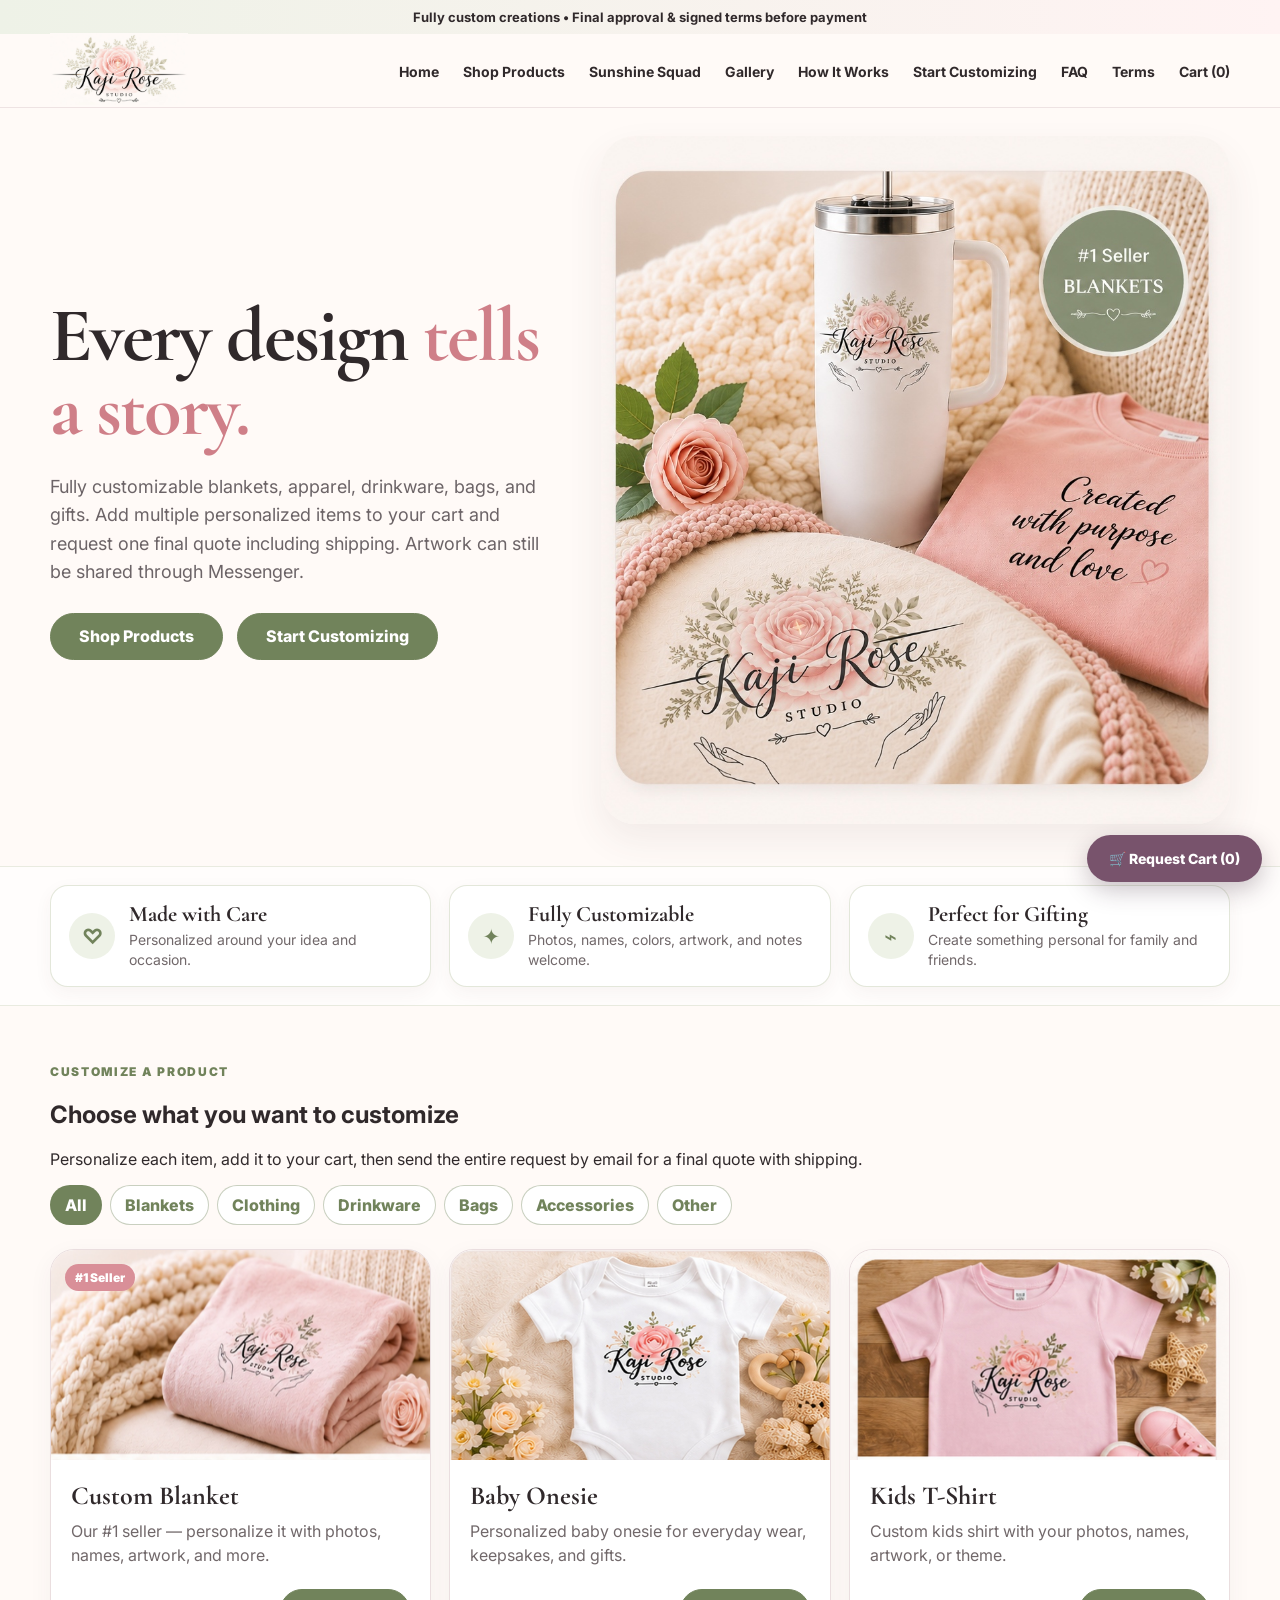
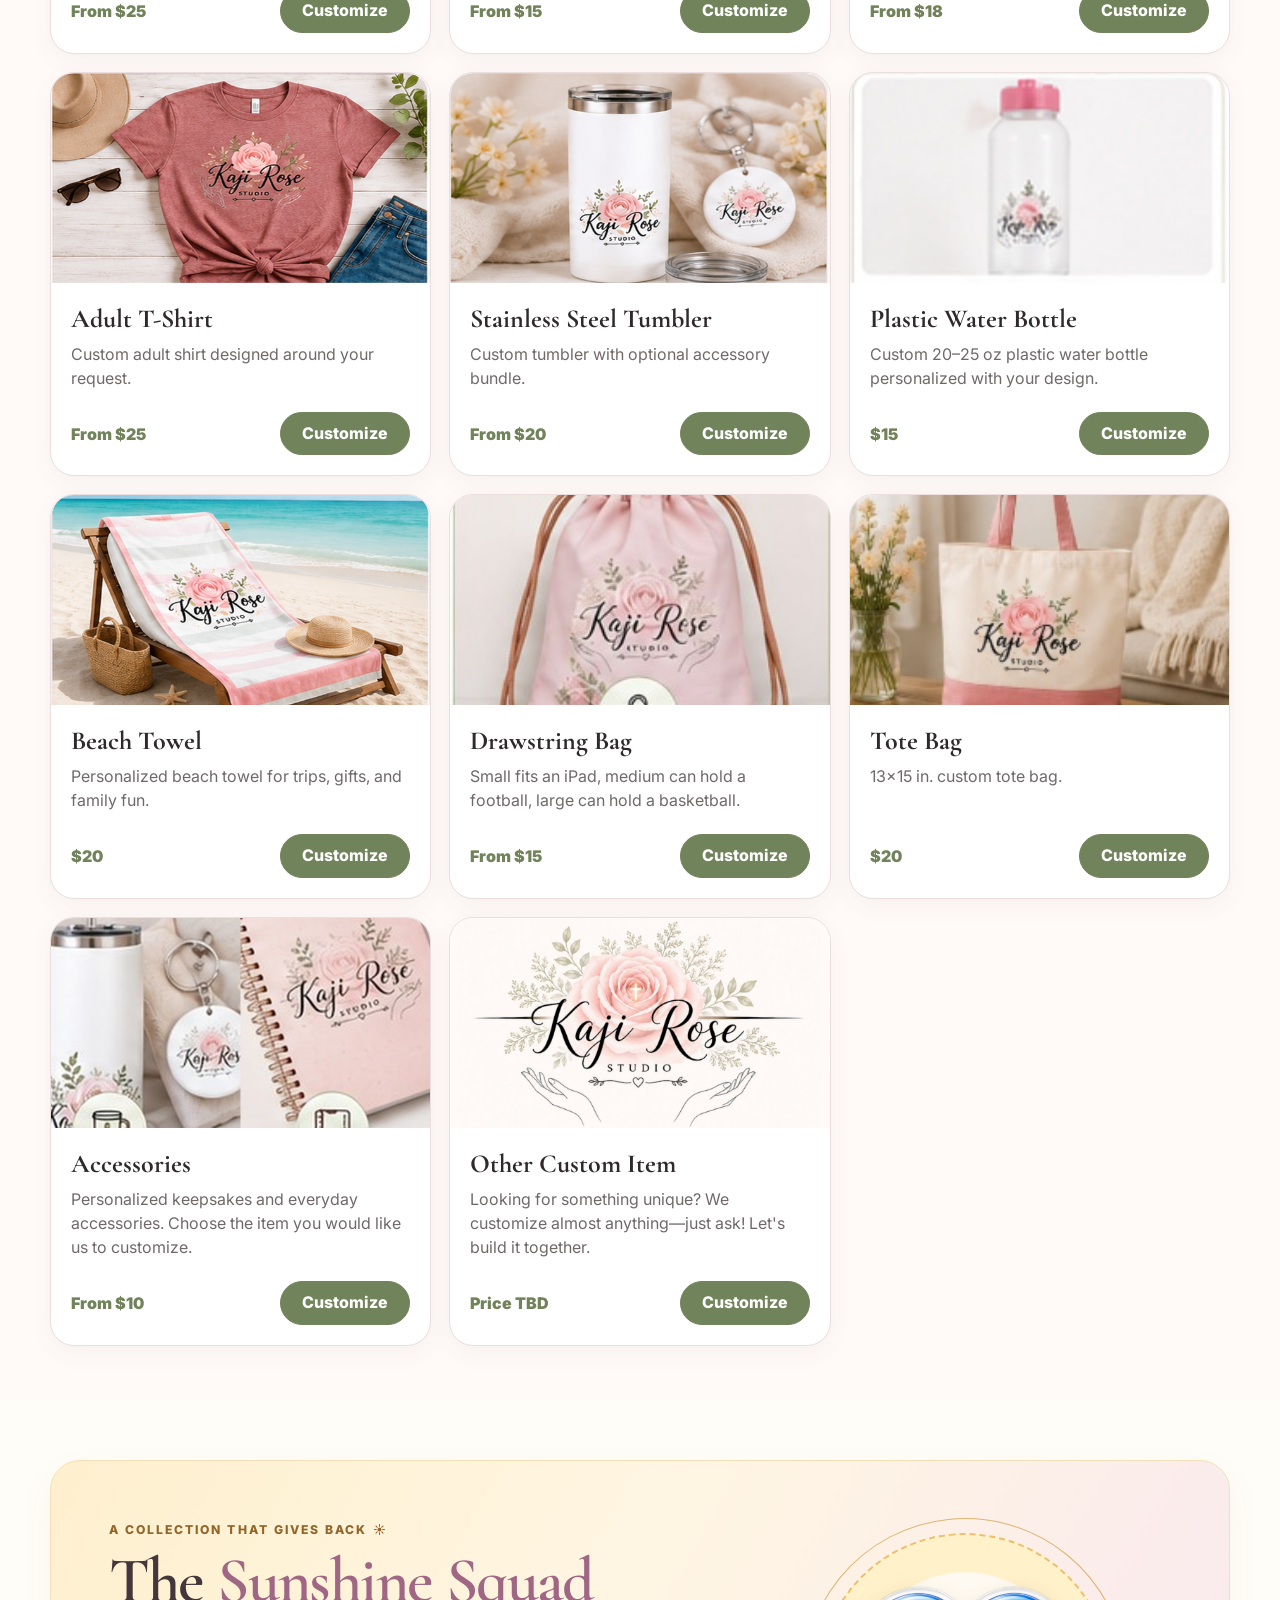
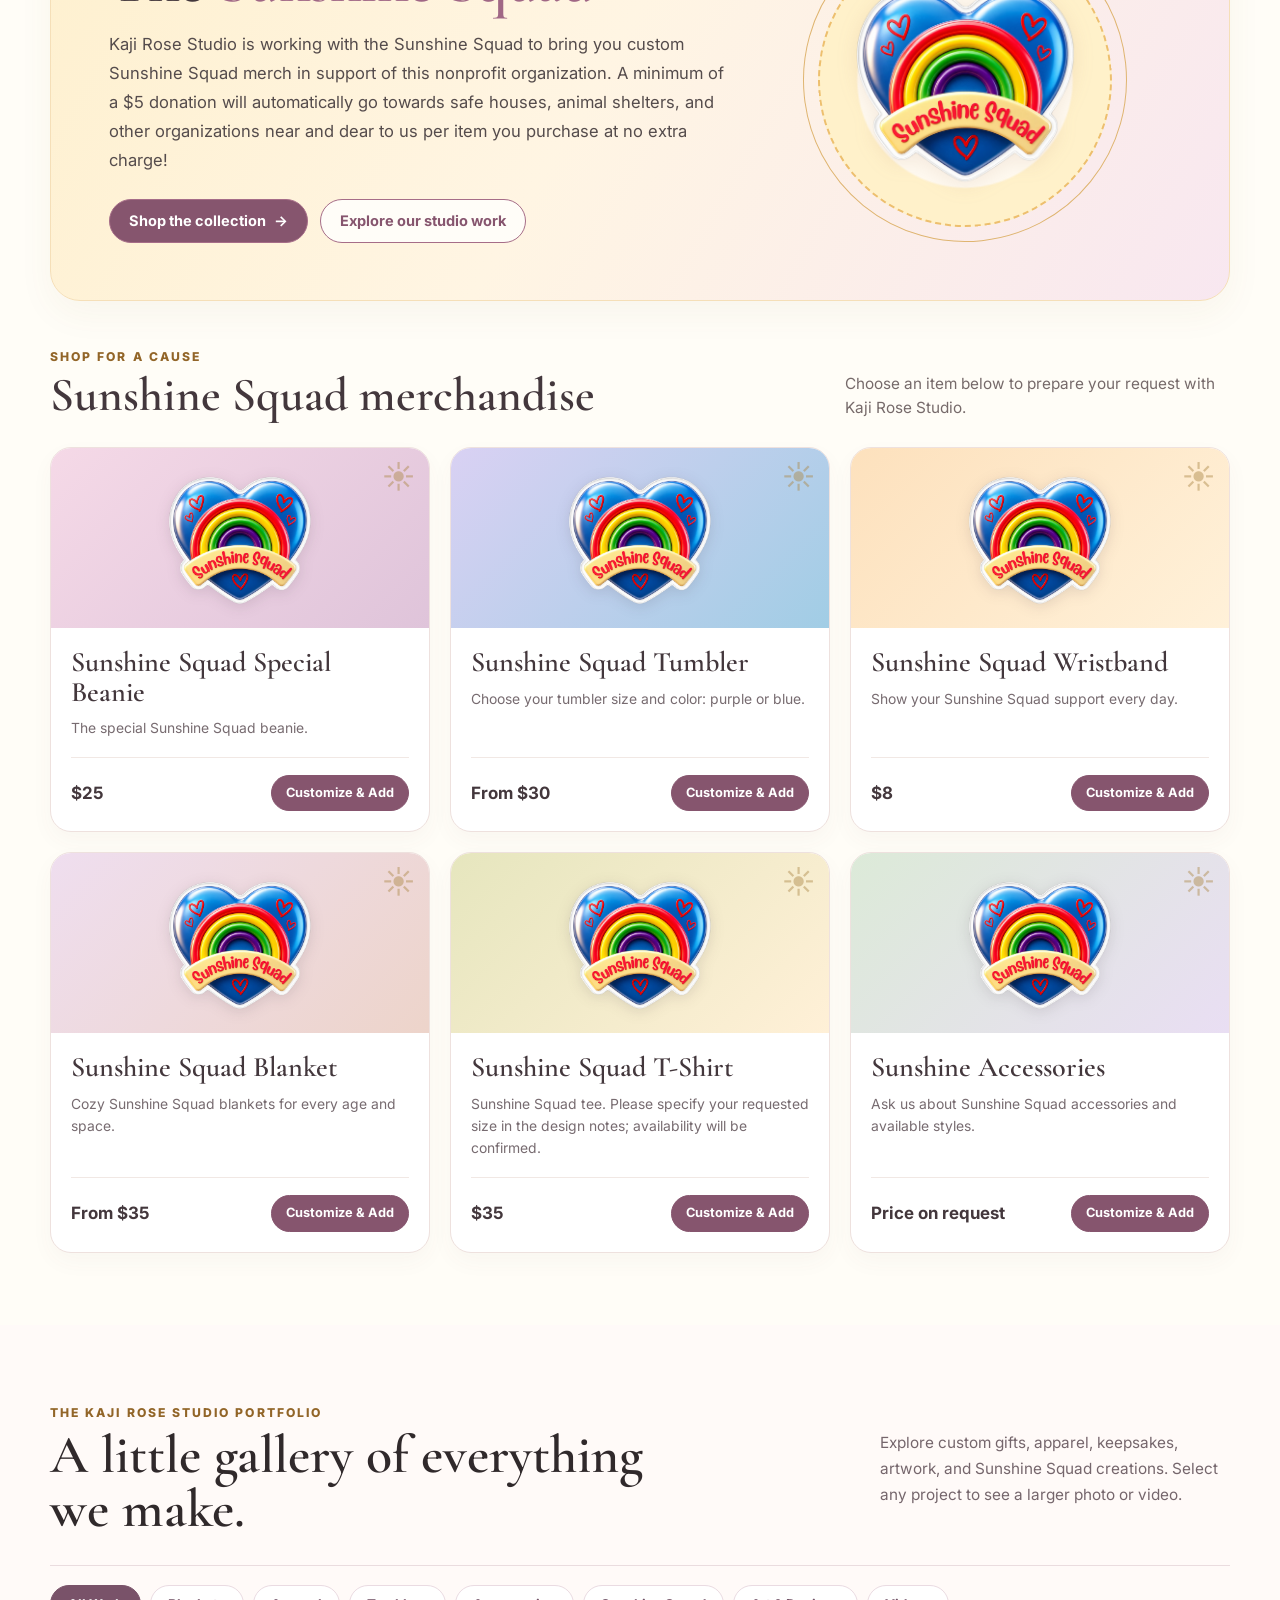
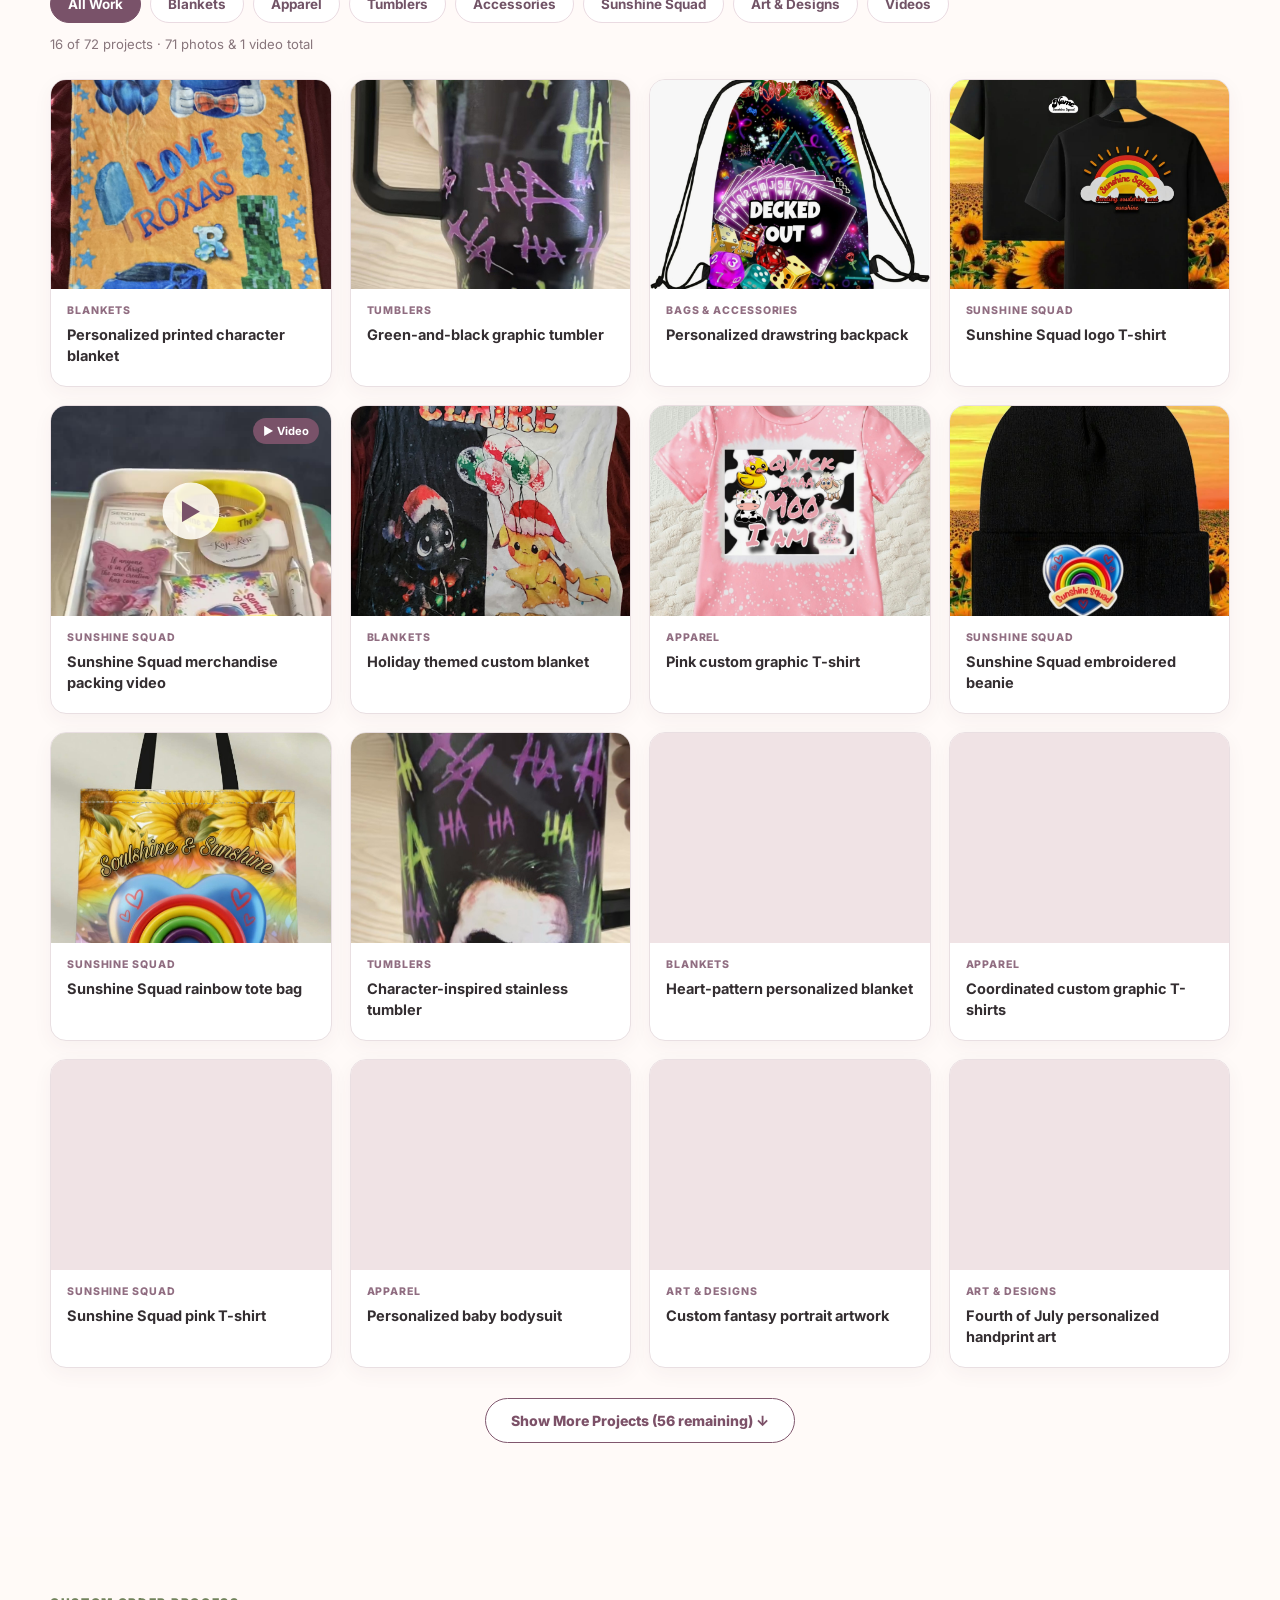
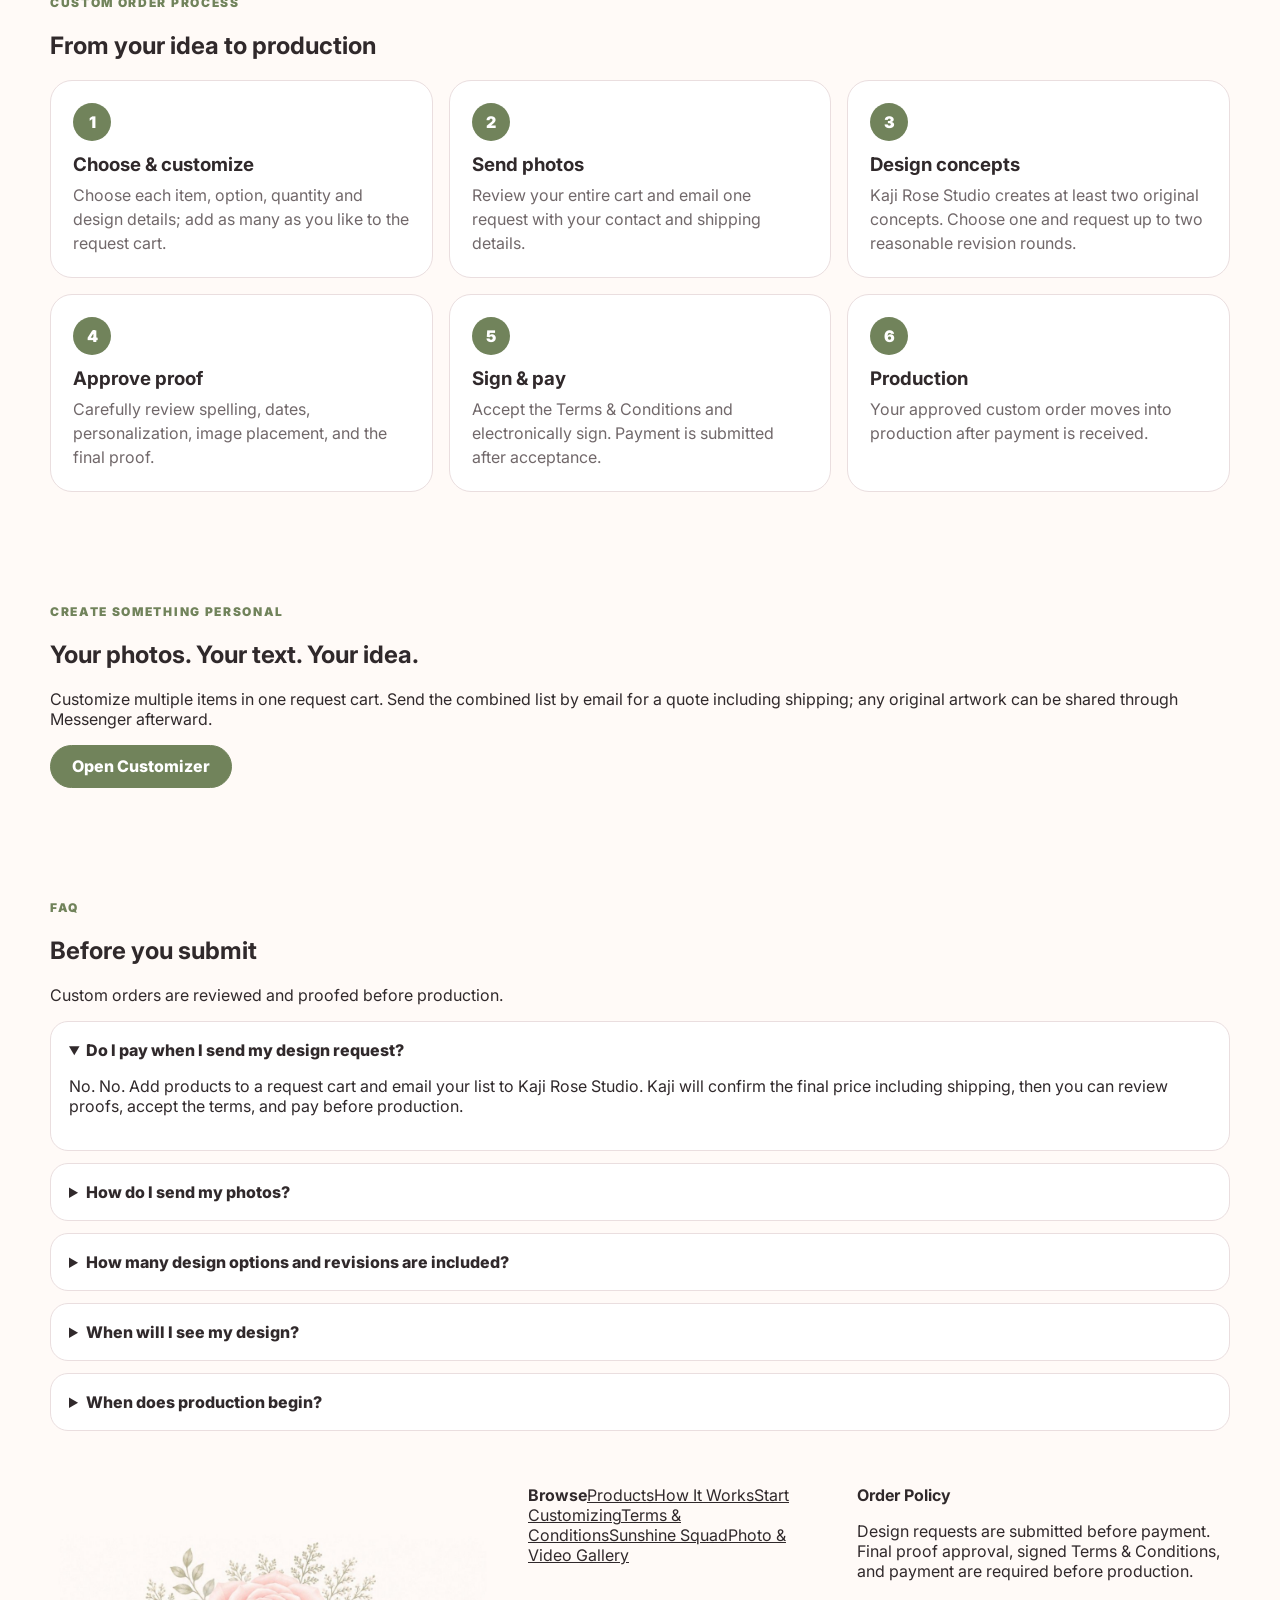
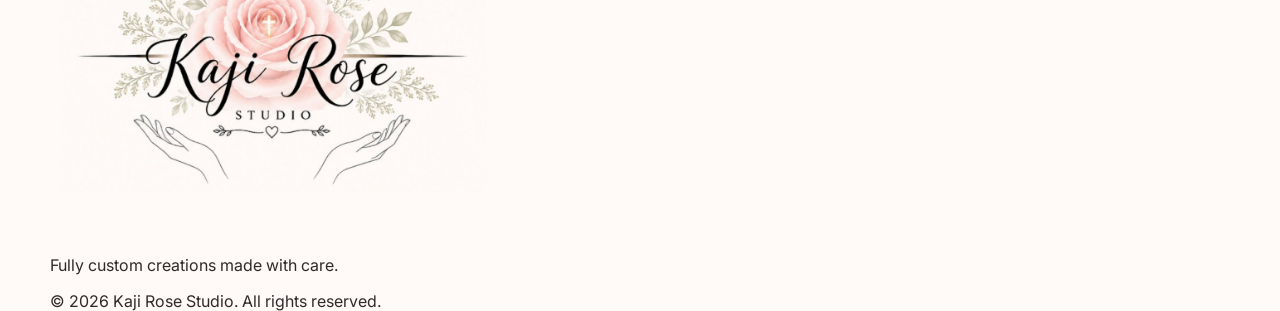
<file: index.html>
<!doctype html>
<html lang="en">
<head>
  <meta charset="utf-8" />
  <meta name="viewport" content="width=device-width,initial-scale=1" />
  <meta name="theme-color" content="#f6e9e9" />
  <meta name="description" content="Kaji Rose Studio creates fully customizable blankets, apparel, drinkware, bags, and gifts." />
  <meta property="og:title" content="Kaji Rose Studio" />
  <meta property="og:description" content="Custom creations made for you. Build your request, send photos through Messenger, approve your final proof, sign the terms, then pay before production." />
  <meta property="og:image" content="assets/header-logo-trimmed.png" />
  <title>Kaji Rose Studio | Custom Creations</title>
  <link rel="preconnect" href="https://fonts.googleapis.com">
  <link rel="preconnect" href="https://fonts.gstatic.com" crossorigin>
  <link href="https://fonts.googleapis.com/css2?family=Cormorant+Garamond:wght@500;600;700&family=Inter:wght@400;500;600;700&display=swap" rel="stylesheet">
  <link rel="stylesheet" href="styles.css" />
  <link rel="stylesheet" href="sunshine.css" />
  <link rel="stylesheet" href="cart.css" />
</head>
<body>
  <div class="announcement">Fully custom creations • Final approval & signed terms before payment</div>

  <header class="site-header">
    <div class="wrap header-inner">
      <a class="brand" href="#home" aria-label="Kaji Rose Studio home"><img src="assets/header-logo-trimmed.png" alt="Kaji Rose Studio logo" /></a>
      <button class="menu-toggle" id="menuToggle" aria-expanded="false" aria-controls="mainNav">☰</button>
      <nav id="mainNav" class="main-nav" aria-label="Primary navigation">
        <a href="#home">Home</a><a href="#products">Shop Products</a><a href="#how">How It Works</a><a href="#custom">Start Customizing</a><a href="#faq">FAQ</a><a href="terms.html">Terms</a>
</nav>
    </div>
  </header>

  <main>

  <section class="home-hero" id="home">
    <div class="home-hero-grid">
      <div class="home-hero-copy">
<h1>Every design <span class="hero-accent">tells a story.</span></h1>
        <p>Fully customizable blankets, apparel, drinkware, bags, and gifts. Add multiple personalized items to your cart and request one final quote including shipping. Artwork can still be shared through Messenger.</p>
        <div class="hero-actions">
          <a class="btn btn-primary" href="#products">Shop Products</a>
          <button class="btn btn-primary" type="button" data-open-customizer>Start Customizing</button>
        </div>
      </div>
      <div class="home-hero-visual">
        <img src="assets/hero-locked-right.jpg" alt="Kaji Rose Studio custom blanket, tumbler, and apparel" />
      </div>
    </div>
  </section>

<section class="trust-strip" aria-label="Store benefits">
      <div class="wrap trust-grid">
        <article><span>♡</span><div><strong>Made with Care</strong><small>Personalized around your idea and occasion.</small></div></article>
        <article><span>✦</span><div><strong>Fully Customizable</strong><small>Photos, names, colors, artwork, and notes welcome.</small></div></article>
        <article><span>⌁</span><div><strong>Perfect for Gifting</strong><small>Create something personal for family and friends.</small></div></article>
      </div>
    </section>
<section class="section" id="products"><div class="wrap">
      <div class="section-heading"><div><span class="eyebrow">Customize a product</span><h2>Choose what you want to customize</h2></div><p>Personalize each item, add it to your cart, then send the entire request by email for a final quote with shipping.</p></div>
<div class="filters" role="group" aria-label="Product category filters"><button class="filter active" data-filter="all">All</button><button class="filter" data-filter="blankets">Blankets</button><button class="filter" data-filter="clothing">Clothing</button><button class="filter" data-filter="drinkware">Drinkware</button><button class="filter" data-filter="bags">Bags</button><button class="filter" data-filter="accessories">Accessories</button><button class="filter" data-filter="other">Other</button></div>
      <div class="product-grid" id="productGrid"></div>
    </div></section>

    <section class="section soft" id="how"><div class="wrap">
      <div class="section-heading center"><div><span class="eyebrow">Custom order process</span><h2>From your idea to production</h2></div></div>
      <div class="steps six">
        <article><span>1</span><h3>Choose & customize</h3><p>Choose each item, option, quantity and design details; add as many as you like to the request cart.</p></article>
        <article><span>2</span><h3>Send photos</h3><p>Review your entire cart and email one request with your contact and shipping details.</p></article>
        <article><span>3</span><h3>Design concepts</h3><p>Kaji Rose Studio creates at least two original concepts. Choose one and request up to two reasonable revision rounds.</p></article>
        <article><span>4</span><h3>Approve proof</h3><p>Carefully review spelling, dates, personalization, image placement, and the final proof.</p></article>
        <article><span>5</span><h3>Sign & pay</h3><p>Accept the Terms & Conditions and electronically sign. Payment is submitted after acceptance.</p></article>
        <article><span>6</span><h3>Production</h3><p>Your approved custom order moves into production after payment is received.</p></article>
      </div>
    </div></section>

    <section class="section" id="custom"><div class="wrap custom-banner custom-banner-clean">
      <div><span class="eyebrow">Create something personal</span><h2>Your photos. Your text. Your idea.</h2><p>Customize multiple items in one request cart. Send the combined list by email for a quote including shipping; any original artwork can be shared through Messenger afterward.</p><button class="btn btn-primary" data-open-customizer>Open Customizer</button></div>
</div></section>

    <section class="section soft" id="faq"><div class="wrap faq-grid">
      <div><span class="eyebrow">FAQ</span><h2>Before you submit</h2><p>Custom orders are reviewed and proofed before production.</p></div>
      <div class="faq-list">
        <details open><summary>Do I pay when I send my design request?</summary><p>No. No. Add products to a request cart and email your list to Kaji Rose Studio. Kaji will confirm the final price including shipping, then you can review proofs, accept the terms, and pay before production.</p></details>
        <details><summary>How do I send my photos?</summary><p>You can describe your design in the item customizer. Kaji Rose Studio can arrange for you to send original photos or artwork through Messenger after receiving your emailed request.</p></details>
        <details><summary>How many design options and revisions are included?</summary><p>Each custom order includes at least two original design concepts, selection of one final design, and up to two rounds of reasonable revisions before production.</p></details>
        <details><summary>When will I see my design?</summary><p>After you send your request and any photos or artwork through Messenger, Kaji Rose Studio will prepare design concepts for you to review. The final proof must be approved before payment and production.</p></details>
        <details><summary>When does production begin?</summary><p>Production begins after final design approval, electronic acceptance of the Terms & Conditions, and payment.</p></details>
      </div>
    </div></section>
  </main>

  <footer><div class="wrap footer-grid">
    <div><img src="assets/kaji-rose-logo.png" alt="Kaji Rose Studio" /><p>Fully custom creations made with care.</p></div>
    <div><strong>Browse</strong><a href="#products">Products</a><a href="#how">How It Works</a><a href="#custom">Start Customizing</a><a href="terms.html">Terms & Conditions</a></div>
    <div><strong>Order Policy</strong><p>Design requests are submitted before payment. Final proof approval, signed Terms & Conditions, and payment are required before production.</p></div>
  </div><div class="wrap copyright">© <span id="year"></span> Kaji Rose Studio. All rights reserved.</div></footer>

  <div class="modal-backdrop" id="customizerBackdrop" hidden></div>
  <section class="customizer-modal" id="customizerModal" hidden aria-modal="true" role="dialog" aria-labelledby="customizerTitle">
    <div class="customizer-head"><div><span class="eyebrow">Custom design request</span><h2 id="customizerTitle">Create your item</h2></div><button class="icon-btn" id="closeCustomizer" aria-label="Close">×</button></div>
    <div class="customizer-body">
      <form class="request-form" id="requestForm">
        <div class="field-grid two"><label>Product<select id="productSelect" name="product" required></select></label><label>Option / Size<select id="variantSelect" name="variant" required></select></label></div>
        <div class="field-grid two"><label>Quantity<input type="number" name="quantity" id="quantity" min="1" value="1" required /></label><label>Estimated item price<input type="text" id="estimatedPrice" readonly /></label></div>
        <div class="field-grid two customization-context">
          <label>Who is this item being created for?
            <select id="intendedFor" name="intendedFor" required>
              <option value="" selected disabled>Select the intended recipient</option>
              <option>Myself</option>
              <option>Child</option>
              <option>Spouse / Partner</option>
              <option>Family Member</option>
              <option>Friend</option>
              <option>Teacher / Educator</option>
              <option>Coworker / Colleague</option>
              <option>Pet</option>
              <option>Other</option>
            </select>
            <small>This helps us tailor the style and presentation to the person receiving the item.</small>
          </label>
          <label>What is the occasion or purpose?
            <select id="occasionPurpose" name="occasionPurpose" required>
              <option value="" selected disabled>Select the occasion or purpose</option>
              <option>Birthday</option>
              <option>Baby Shower / New Baby</option>
              <option>Anniversary</option>
              <option>Wedding</option>
              <option>Graduation</option>
              <option>Holiday</option>
              <option>Thank You / Appreciation</option>
              <option>Memorial / Remembrance</option>
              <option>Everyday / Personal Use</option>
              <option>Just Because</option>
              <option>Other</option>
            </select>
            <small>This gives us helpful context when developing your design concepts.</small>
          </label>
        </div>
<label>Custom text<input type="text" id="customText" name="customText" placeholder="Name, quote, date, wording, etc." /></label>
        
        <div class="field-grid two design-intake">
          <label>Preferred color scheme
            <input type="text" id="colorScheme" name="colorScheme" placeholder="Example: sage green, blush pink, cream, gold" />
            <small>Share any colors you would like us to use or avoid.</small>
          </label>
          <label>Is there a deadline?
            <input type="date" id="designDeadline" name="designDeadline" />
            <small>If this is needed for a specific event or date, let us know.</small>
          </label>
        </div>
        <label>What are some of your or their favorite things?
          <textarea id="favoriteThings" name="favoriteThings" rows="4" placeholder="Flowers, colors, music, hobbies, sports, animals, characters, themes, or anything else you would like to share."></textarea>
          <small>These details help us make the design feel more personal.</small>
        </label>
        <label>Anything we should avoid in the design?
          <textarea id="designAvoid" name="designAvoid" rows="3" placeholder="Colors, themes, symbols, styles, wording, or anything you do not want included."></textarea>
        </label>

        <label>Additional design notes<textarea name="notes" id="designNotes" rows="5" placeholder="Share any other ideas, placement preferences, wording, or details we should know."></textarea></label>
        <label class="check-row"><input type="checkbox" id="rightsConfirm" required /><span>I confirm that I have permission or the necessary rights to use any photos, artwork, logos, or other materials I send through Messenger.</span></label>
        <label class="check-row"><input type="checkbox" id="processConfirm" required /><span>I understand I am adding an item to a quote-request cart, not placing a paid order. Kaji Rose Studio will confirm the final price including shipping before payment. I may be asked to send artwork through Messenger.</span></label>
        <div class="form-status" id="formStatus" aria-live="polite"></div>
        <button class="btn btn-primary wide" type="submit">Add Item to Request Cart</button>
        <p class="tech-note">Add products to your request cart, then submit your entire list for a quote by email. No payment is collected. Kaji Rose Studio may request original artwork through Messenger.</p>
      </form>
    </div>
  </section>
  <script src="script.js"></script>
  <script src="sunshine.js"></script>
  <script src="cart.js"></script>
</body>
</html>
</file>
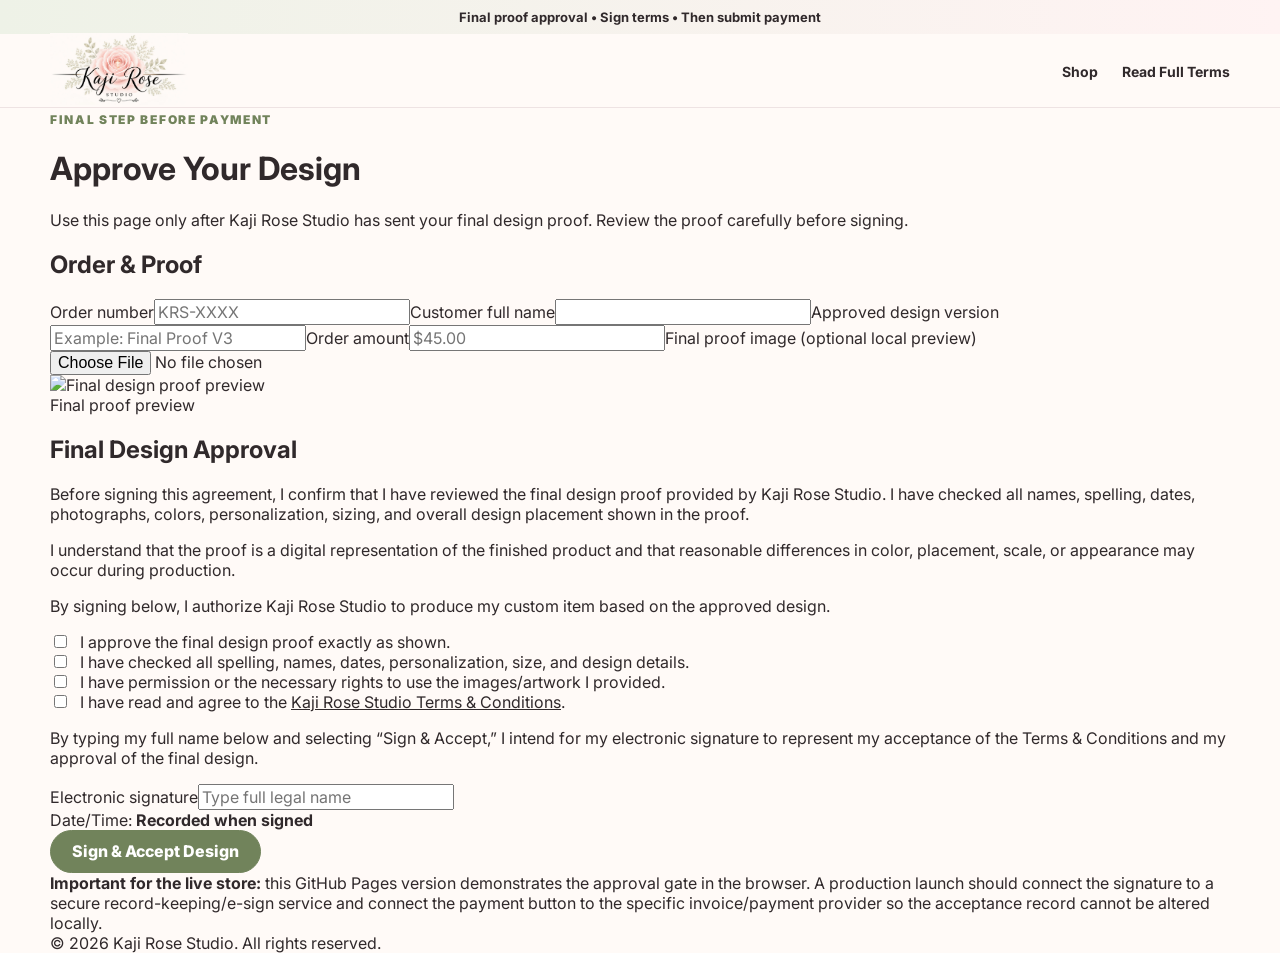
<file: approval.html>
<!doctype html><html lang="en"><head><meta charset="utf-8"><meta name="viewport" content="width=device-width,initial-scale=1"><title>Kaji Rose Studio | Final Design Approval</title><link rel="preconnect" href="https://fonts.googleapis.com"><link rel="preconnect" href="https://fonts.gstatic.com" crossorigin><link href="https://fonts.googleapis.com/css2?family=Cormorant+Garamond:wght@500;600;700&family=Inter:wght@400;500;600;700&display=swap" rel="stylesheet"><link rel="stylesheet" href="styles.css"></head><body>
<div class="announcement">Final proof approval • Sign terms • Then submit payment</div><header class="site-header"><div class="wrap header-inner"><a class="brand" href="index.html"><img src="assets/kaji-rose-logo.png" alt="Kaji Rose Studio"></a><nav class="main-nav terms-nav"><a href="index.html">Shop</a><a href="terms.html">Read Full Terms</a></nav></div></header>
<main class="approval-main"><div class="wrap approval-wrap"><div class="legal-hero"><span class="eyebrow">Final step before payment</span><h1>Approve Your Design</h1><p>Use this page only after Kaji Rose Studio has sent your final design proof. Review the proof carefully before signing.</p></div>
<div class="approval-grid"><section class="approval-card"><h2>Order & Proof</h2><label>Order number<input id="approvalOrder" placeholder="KRS-XXXX"></label><label>Customer full name<input id="approvalName" autocomplete="name"></label><label>Approved design version<input id="approvalVersion" placeholder="Example: Final Proof V3"></label><label>Order amount<input id="approvalAmount" inputmode="decimal" placeholder="$45.00"></label><label>Final proof image (optional local preview)<input type="file" id="proofUpload" accept="image/png,image/jpeg,image/webp"></label><div class="proof-box"><img id="proofPreview" hidden alt="Final design proof preview"><span id="proofPlaceholder">Final proof preview</span></div></section>
<section class="approval-card"><h2>Final Design Approval</h2><p>Before signing this agreement, I confirm that I have reviewed the final design proof provided by Kaji Rose Studio. I have checked all names, spelling, dates, photographs, colors, personalization, sizing, and overall design placement shown in the proof.</p><p>I understand that the proof is a digital representation of the finished product and that reasonable differences in color, placement, scale, or appearance may occur during production.</p><p>By signing below, I authorize Kaji Rose Studio to produce my custom item based on the approved design.</p>
<label class="check-row"><input type="checkbox" class="approval-check"><span>I approve the final design proof exactly as shown.</span></label><label class="check-row"><input type="checkbox" class="approval-check"><span>I have checked all spelling, names, dates, personalization, size, and design details.</span></label><label class="check-row"><input type="checkbox" class="approval-check"><span>I have permission or the necessary rights to use the images/artwork I provided.</span></label><label class="check-row"><input type="checkbox" class="approval-check"><span>I have read and agree to the <a href="terms.html" target="_blank">Kaji Rose Studio Terms & Conditions</a>.</span></label>
<div class="signature-box"><p>By typing my full name below and selecting “Sign & Accept,” I intend for my electronic signature to represent my acceptance of the Terms & Conditions and my approval of the final design.</p><label>Electronic signature<input id="signatureName" placeholder="Type full legal name"></label><div class="signature-date">Date/Time: <strong id="signatureTime">Recorded when signed</strong></div></div>
<button class="btn btn-primary wide" id="signAccept" disabled>Sign & Accept Design</button><div id="approvalStatus" class="form-status" aria-live="polite"></div>
</section></div>
<section class="payment-gate" id="paymentGate" hidden><div><span class="eyebrow">Design approved & terms accepted</span><h2>Ready for payment</h2><p>Your signed approval is complete. Production begins after payment is received.</p><div id="agreementReceipt" class="receipt"></div></div><button class="btn btn-primary" id="payButton">Proceed to Payment</button></section>
<div class="security-note"><strong>Important for the live store:</strong> this GitHub Pages version demonstrates the approval gate in the browser. A production launch should connect the signature to a secure record-keeping/e-sign service and connect the payment button to the specific invoice/payment provider so the acceptance record cannot be altered locally.</div>
</div></main><footer><div class="wrap copyright">© <span id="year"></span> Kaji Rose Studio. All rights reserved.</div></footer><script src="approval.js"></script></body></html>
</file>
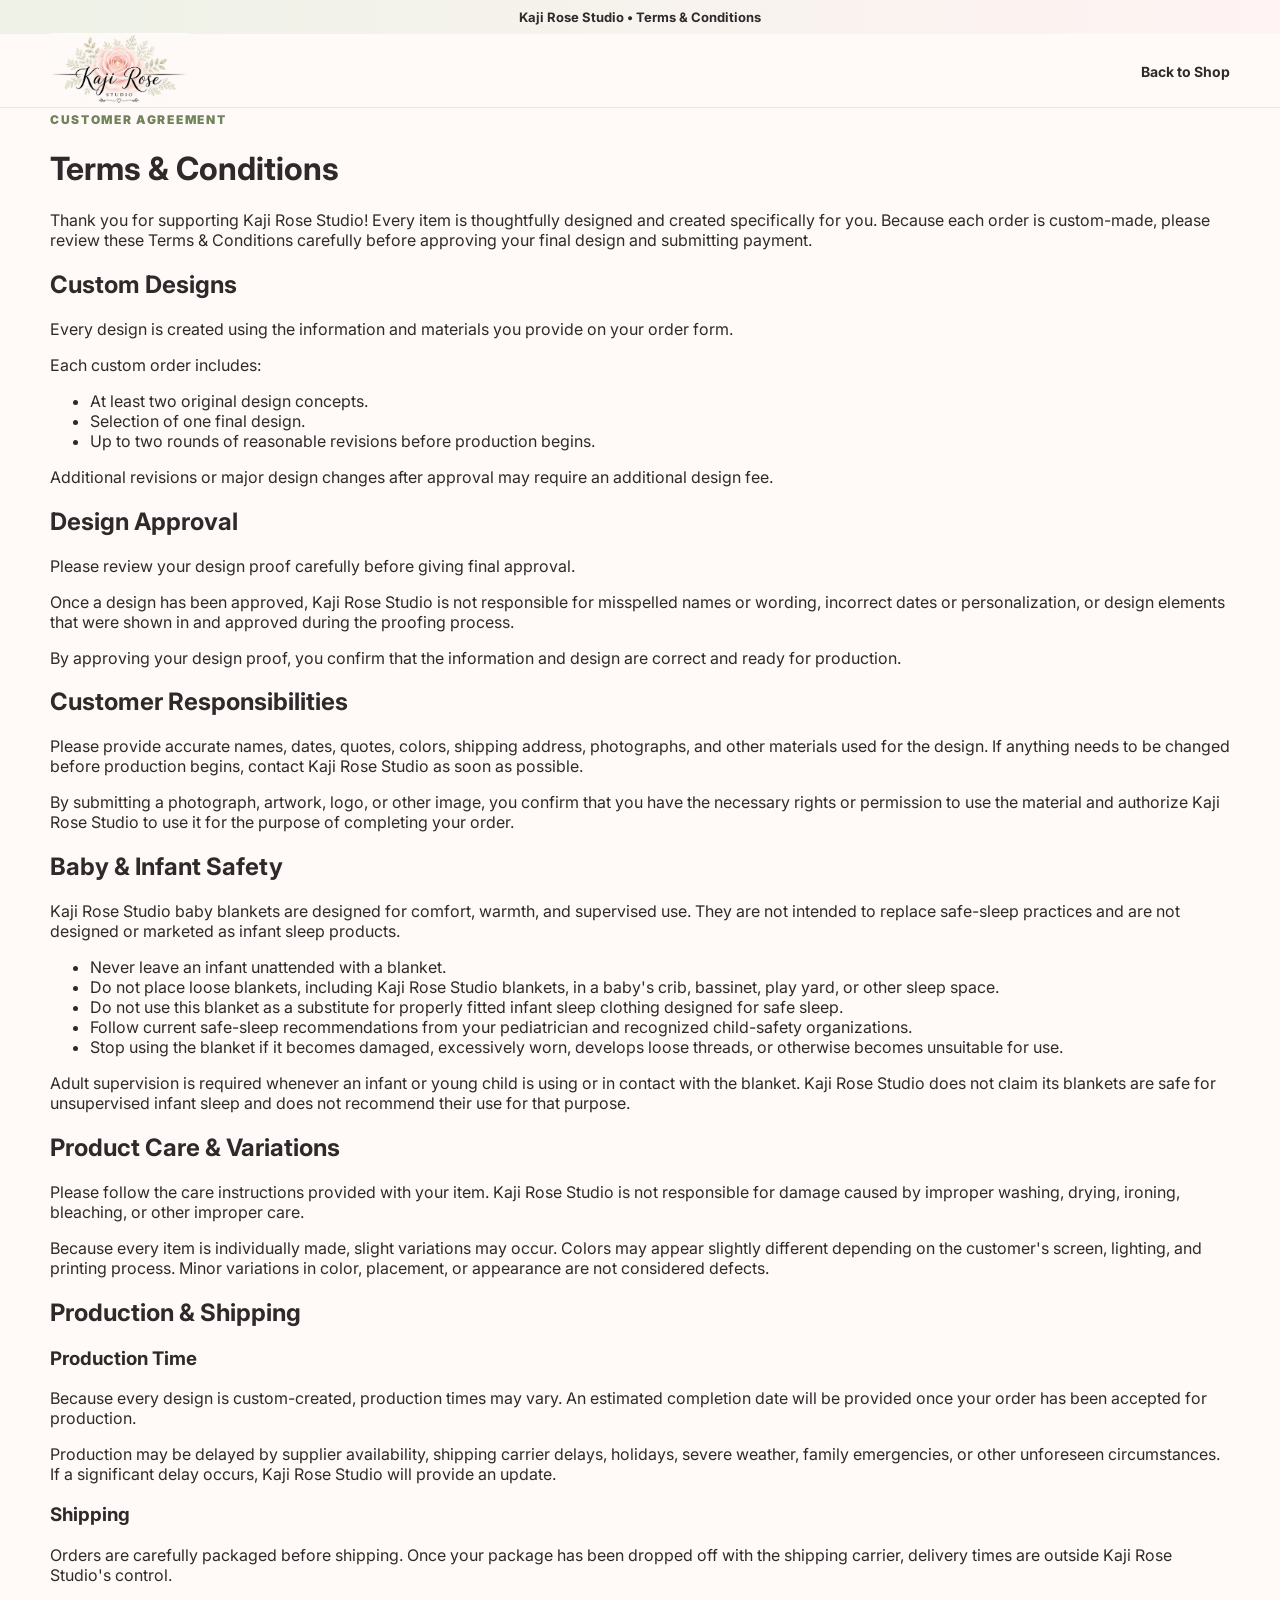
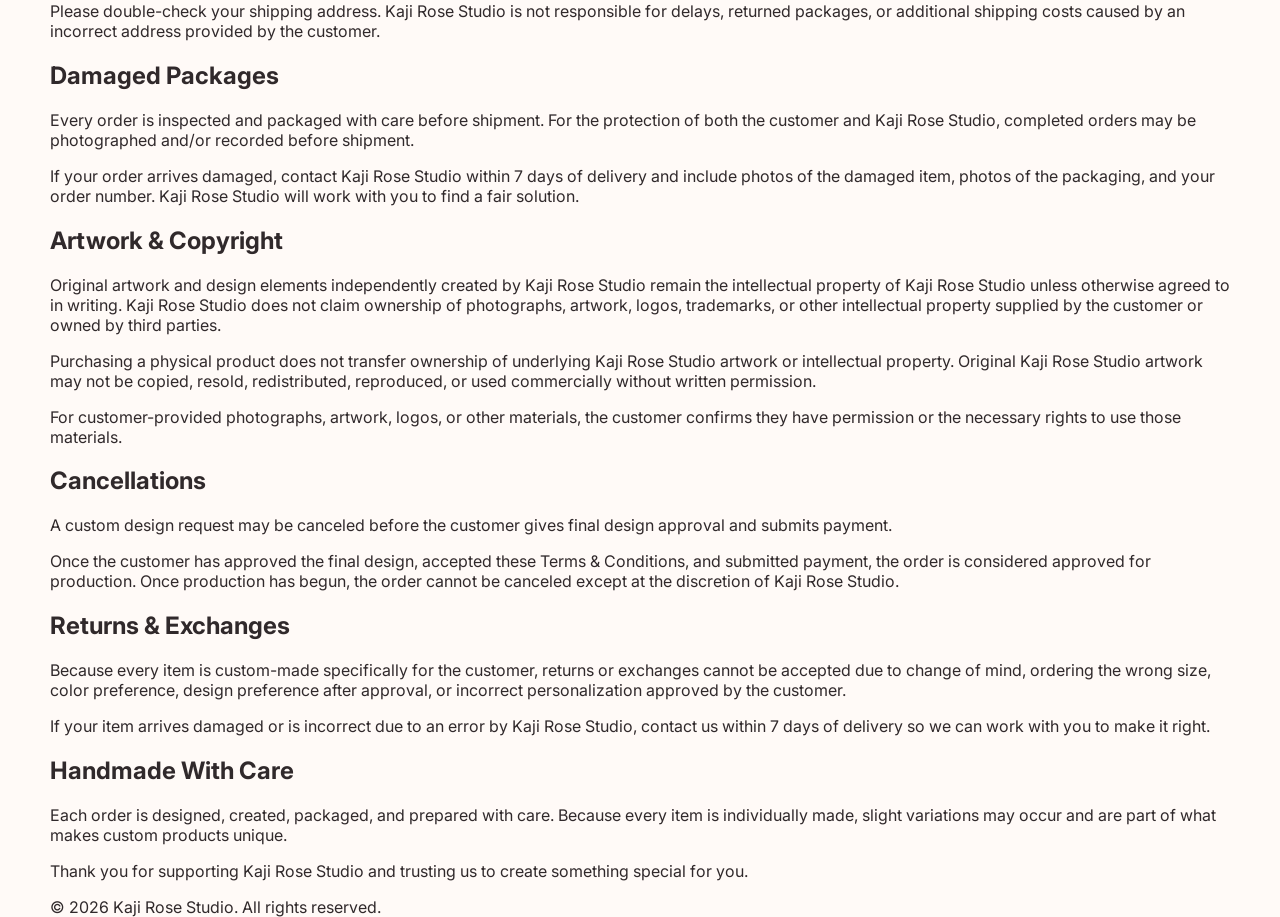
<file: terms.html>
<!doctype html><html lang="en"><head><meta charset="utf-8"><meta name="viewport" content="width=device-width,initial-scale=1"><title>Kaji Rose Studio | Terms & Conditions</title><link rel="preconnect" href="https://fonts.googleapis.com"><link rel="preconnect" href="https://fonts.gstatic.com" crossorigin><link href="https://fonts.googleapis.com/css2?family=Cormorant+Garamond:wght@500;600;700&family=Inter:wght@400;500;600;700&display=swap" rel="stylesheet"><link rel="stylesheet" href="styles.css"></head><body>
<div class="announcement">Kaji Rose Studio • Terms & Conditions</div><header class="site-header"><div class="wrap header-inner"><a class="brand" href="index.html"><img src="assets/kaji-rose-logo.png" alt="Kaji Rose Studio"></a><nav class="main-nav terms-nav"><a href="index.html">Back to Shop</a><a class="nav-cta link-button" href="approval.html">Design Approval</a></nav></div></header>
<main class="legal-main"><div class="wrap legal-wrap"><div class="legal-hero"><span class="eyebrow">Customer agreement</span><h1>Terms & Conditions</h1><p>Thank you for supporting Kaji Rose Studio! Every item is thoughtfully designed and created specifically for you. Because each order is custom-made, please review these Terms & Conditions carefully before approving your final design and submitting payment.</p></div>
<div class="legal-card">
<h2>Custom Designs</h2><p>Every design is created using the information and materials you provide on your order form.</p><p>Each custom order includes:</p><ul><li>At least two original design concepts.</li><li>Selection of one final design.</li><li>Up to two rounds of reasonable revisions before production begins.</li></ul><p>Additional revisions or major design changes after approval may require an additional design fee.</p>
<h2>Design Approval</h2><p>Please review your design proof carefully before giving final approval.</p><p>Once a design has been approved, Kaji Rose Studio is not responsible for misspelled names or wording, incorrect dates or personalization, or design elements that were shown in and approved during the proofing process.</p><p>By approving your design proof, you confirm that the information and design are correct and ready for production.</p>
<h2>Customer Responsibilities</h2><p>Please provide accurate names, dates, quotes, colors, shipping address, photographs, and other materials used for the design. If anything needs to be changed before production begins, contact Kaji Rose Studio as soon as possible.</p><p>By submitting a photograph, artwork, logo, or other image, you confirm that you have the necessary rights or permission to use the material and authorize Kaji Rose Studio to use it for the purpose of completing your order.</p>
<h2>Baby & Infant Safety</h2><p>Kaji Rose Studio baby blankets are designed for comfort, warmth, and supervised use. They are not intended to replace safe-sleep practices and are not designed or marketed as infant sleep products.</p><ul><li>Never leave an infant unattended with a blanket.</li><li>Do not place loose blankets, including Kaji Rose Studio blankets, in a baby's crib, bassinet, play yard, or other sleep space.</li><li>Do not use this blanket as a substitute for properly fitted infant sleep clothing designed for safe sleep.</li><li>Follow current safe-sleep recommendations from your pediatrician and recognized child-safety organizations.</li><li>Stop using the blanket if it becomes damaged, excessively worn, develops loose threads, or otherwise becomes unsuitable for use.</li></ul><p>Adult supervision is required whenever an infant or young child is using or in contact with the blanket. Kaji Rose Studio does not claim its blankets are safe for unsupervised infant sleep and does not recommend their use for that purpose.</p>
<h2>Product Care & Variations</h2><p>Please follow the care instructions provided with your item. Kaji Rose Studio is not responsible for damage caused by improper washing, drying, ironing, bleaching, or other improper care.</p><p>Because every item is individually made, slight variations may occur. Colors may appear slightly different depending on the customer's screen, lighting, and printing process. Minor variations in color, placement, or appearance are not considered defects.</p>
<h2>Production & Shipping</h2><h3>Production Time</h3><p>Because every design is custom-created, production times may vary. An estimated completion date will be provided once your order has been accepted for production.</p><p>Production may be delayed by supplier availability, shipping carrier delays, holidays, severe weather, family emergencies, or other unforeseen circumstances. If a significant delay occurs, Kaji Rose Studio will provide an update.</p><h3>Shipping</h3><p>Orders are carefully packaged before shipping. Once your package has been dropped off with the shipping carrier, delivery times are outside Kaji Rose Studio's control.</p><p>Please double-check your shipping address. Kaji Rose Studio is not responsible for delays, returned packages, or additional shipping costs caused by an incorrect address provided by the customer.</p>
<h2>Damaged Packages</h2><p>Every order is inspected and packaged with care before shipment. For the protection of both the customer and Kaji Rose Studio, completed orders may be photographed and/or recorded before shipment.</p><p>If your order arrives damaged, contact Kaji Rose Studio within 7 days of delivery and include photos of the damaged item, photos of the packaging, and your order number. Kaji Rose Studio will work with you to find a fair solution.</p>
<h2>Artwork & Copyright</h2><p>Original artwork and design elements independently created by Kaji Rose Studio remain the intellectual property of Kaji Rose Studio unless otherwise agreed to in writing. Kaji Rose Studio does not claim ownership of photographs, artwork, logos, trademarks, or other intellectual property supplied by the customer or owned by third parties.</p><p>Purchasing a physical product does not transfer ownership of underlying Kaji Rose Studio artwork or intellectual property. Original Kaji Rose Studio artwork may not be copied, resold, redistributed, reproduced, or used commercially without written permission.</p><p>For customer-provided photographs, artwork, logos, or other materials, the customer confirms they have permission or the necessary rights to use those materials.</p>
<h2>Cancellations</h2><p>A custom design request may be canceled before the customer gives final design approval and submits payment.</p><p>Once the customer has approved the final design, accepted these Terms & Conditions, and submitted payment, the order is considered approved for production. Once production has begun, the order cannot be canceled except at the discretion of Kaji Rose Studio.</p>
<h2>Returns & Exchanges</h2><p>Because every item is custom-made specifically for the customer, returns or exchanges cannot be accepted due to change of mind, ordering the wrong size, color preference, design preference after approval, or incorrect personalization approved by the customer.</p><p>If your item arrives damaged or is incorrect due to an error by Kaji Rose Studio, contact us within 7 days of delivery so we can work with you to make it right.</p>
<h2>Handmade With Care</h2><p>Each order is designed, created, packaged, and prepared with care. Because every item is individually made, slight variations may occur and are part of what makes custom products unique.</p><p>Thank you for supporting Kaji Rose Studio and trusting us to create something special for you.</p>
</div></div></main><footer><div class="wrap copyright">© <span id="year"></span> Kaji Rose Studio. All rights reserved.</div></footer><script>document.getElementById('year').textContent=new Date().getFullYear()</script></body></html>
</file>
<file: styles.css>
:root{
  --cream:#fffaf7;
  --surface:#ffffff;
  --blush:#f4d7d8;
  --blush-soft:#fff3f3;
  --rose:#d98f98;
  --sage:#9aa97b;
  --sage-deep:#71835b;
  --sage-soft:#eef2e7;
  --ink:#30292b;
  --muted:#71686a;
  --line:#eadedf;
  --shadow:0 14px 36px rgba(83,62,68,.09);
}
*{box-sizing:border-box}
html{scroll-behavior:smooth}
body{margin:0;font-family:Inter,system-ui,-apple-system,BlinkMacSystemFont,"Segoe UI",sans-serif;color:var(--ink);background:var(--cream)}
button,input,select,textarea{font:inherit}
button{cursor:pointer}
img{max-width:100%;display:block}
a{color:inherit}
.wrap{width:min(1180px,calc(100% - 32px));margin:auto}

/* Header */
.announcement{background:linear-gradient(90deg,var(--sage-soft),var(--blush-soft));text-align:center;padding:9px 16px;font-size:13px;font-weight:700}
.site-header{position:sticky;top:0;z-index:40;background:rgba(255,250,247,.96);backdrop-filter:blur(12px);border-bottom:1px solid rgba(234,222,223,.8)}
.header-inner{min-height:72px;display:flex;align-items:center;justify-content:space-between;gap:20px}
.site-brand{display:flex;align-items:center;gap:10px;text-decoration:none;font-weight:800}
.site-brand img{width:58px;height:58px;object-fit:contain}
.main-nav{display:flex;align-items:center;gap:22px}
.main-nav a{text-decoration:none;font-weight:700;font-size:14px}
.main-nav a:hover{color:var(--sage-deep)}
.menu-toggle{display:none;border:0;background:transparent;font-size:24px}
.header-cta{white-space:nowrap}

/* Buttons */
.btn,.customize-btn,.category-cta,.request-form button[type="submit"]{
  display:inline-flex;align-items:center;justify-content:center;
  border:1px solid var(--sage-deep);
  background:var(--sage-deep);
  color:#fff;
  border-radius:999px;
  padding:12px 21px;
  text-decoration:none;
  font-weight:800;
  line-height:1.1;
  transition:.18s ease;
  white-space:nowrap;
}
.btn:hover,.customize-btn:hover,.category-cta:hover,.request-form button[type="submit"]:hover{
  background:#5f744b;border-color:#5f744b;transform:translateY(-1px)
}

/* Hero */
.hero.smooth-hero{position:relative;min-height:680px;overflow:hidden;background:#fffaf7}
.smooth-hero-photo{
  position:absolute;inset:0;
  background:url("assets/hero-seamless-background.jpg") center center/cover no-repeat;
}
.smooth-hero-content{position:relative;z-index:2;min-height:680px;display:flex;align-items:center}
.smooth-hero-copy{width:min(620px,47%);padding:34px 0}
.smooth-hero-logo{width:min(580px,100%);max-height:305px;object-fit:contain;object-position:left center;margin:0 0 16px}
.smooth-hero h1{font-family:"Cormorant Garamond",Georgia,serif;font-size:clamp(48px,5.1vw,74px);line-height:.98;margin:0 0 20px;letter-spacing:-.02em}
.smooth-hero p{max-width:600px;color:#665f62;font-size:17px;line-height:1.62;margin:0}
.hero-actions{display:flex;gap:14px;flex-wrap:wrap;margin-top:27px}

/* Benefits */
.benefits{padding:28px 0}
.benefit-grid{display:grid;grid-template-columns:repeat(3,1fr);gap:14px}
.benefit-grid article{background:#fff;border:1px solid var(--line);border-radius:20px;padding:20px}
.benefit-grid h3{margin:0 0 6px;font-size:18px}
.benefit-grid p{margin:0;color:var(--muted);line-height:1.5}

/* Sections */
.section{padding:54px 0}
.section-head{display:flex;justify-content:space-between;gap:24px;align-items:end;margin-bottom:22px}
.section-head h2{font-family:"Cormorant Garamond",Georgia,serif;font-size:42px;margin:6px 0}
.section-head p{color:var(--muted);max-width:620px}
.eyebrow{font-size:12px;text-transform:uppercase;letter-spacing:.14em;font-weight:900;color:var(--sage-deep)}

/* Product filters + cards */
.filters{display:flex;gap:8px;flex-wrap:wrap;margin:0 0 24px}
.filter{border:1px solid rgba(113,131,91,.38);background:#fff;color:var(--sage-deep);padding:9px 14px;border-radius:999px;font-weight:800}
.filter:hover,.filter.active{background:var(--sage-deep);color:#fff}
.product-grid{display:grid;grid-template-columns:repeat(3,minmax(0,1fr));gap:18px}
.product-card{min-width:0;background:#fff;border:1px solid var(--line);border-radius:24px;overflow:hidden;box-shadow:0 7px 24px rgba(85,64,69,.05);display:flex;flex-direction:column}
.product-art{height:210px;position:relative;overflow:hidden;background:var(--blush-soft)}
.product-photo{width:100%;height:100%;object-fit:cover}
.product-badge{position:absolute;left:14px;top:14px;z-index:2;background:var(--rose);color:#fff;padding:6px 10px;border-radius:999px;font-size:12px;font-weight:900}
.product-info{padding:20px;display:flex;flex-direction:column;gap:8px;flex:1;min-width:0}
.product-info h3{font-family:"Cormorant Garamond",Georgia,serif;font-size:26px;margin:0}
.product-info p{color:var(--muted);line-height:1.5;margin:0;overflow-wrap:anywhere}
.product-bottom{display:flex;justify-content:space-between;gap:12px;align-items:center;margin-top:auto;padding-top:14px;min-width:0}
.price{color:var(--sage-deep);font-weight:900;white-space:nowrap}
.customize-btn{flex:0 0 auto}

/* Process */
.steps{display:grid;grid-template-columns:repeat(3,minmax(0,1fr));gap:16px}
.steps article{min-width:0;background:#fff;border:1px solid var(--line);border-radius:22px;padding:22px}
.steps article>span{display:grid;place-items:center;width:38px;height:38px;border-radius:50%;background:var(--sage-deep);color:#fff;font-weight:900;margin-bottom:12px}
.steps h3{margin:0 0 7px}.steps p{margin:0;color:var(--muted);line-height:1.5}

/* FAQ */
.faq-list{display:grid;gap:12px}
.faq-list details{background:#fff;border:1px solid var(--line);border-radius:18px;padding:18px}
.faq-list summary{font-weight:800;cursor:pointer}

/* Footer */
.site-footer{margin-top:42px;background:#fff;border-top:1px solid var(--line);padding:36px 0}
.footer-grid{display:grid;grid-template-columns:1.2fr .8fr 1fr;gap:30px}
.footer-logo{width:170px}.site-footer p,.site-footer a{color:var(--muted)}
.footer-links{display:grid;gap:8px}.footer-links a{text-decoration:none}

/* Customizer modal */
#customizerBackdrop{position:fixed;inset:0;background:rgba(38,30,33,.45);z-index:80}
#customizerModal{position:fixed;z-index:90;left:50%;top:50%;transform:translate(-50%,-50%);width:min(1060px,calc(100% - 24px));max-height:92vh;overflow:auto;background:#fff;border-radius:26px;box-shadow:0 26px 80px rgba(0,0,0,.22)}
.customizer-head{display:flex;justify-content:space-between;align-items:center;padding:22px 24px;border-bottom:1px solid var(--line)}
.customizer-head h2{margin:4px 0 0;font-family:"Cormorant Garamond",Georgia,serif;font-size:34px}
.icon-btn{border:0;background:var(--blush-soft);width:40px;height:40px;border-radius:50%;font-size:24px}
.customizer-body{display:grid;grid-template-columns:1fr 1fr;gap:24px;padding:24px}
.preview-panel,.request-form{min-width:0}
.mockup-toolbar{display:flex;justify-content:space-between;gap:12px;align-items:center;margin-bottom:10px;color:var(--muted);font-size:13px}
.small-btn{border:1px solid var(--line);background:#fff;border-radius:999px;padding:8px 12px}
.mockup{height:430px;background:linear-gradient(135deg,#fff7f7,#f0f3ea);border:1px solid var(--line);border-radius:22px;position:relative;overflow:hidden}
.mockup-label{position:absolute;left:16px;top:14px;background:#fff;padding:7px 11px;border-radius:999px;font-weight:800}
#previewImage{position:absolute;left:50%;top:50%;max-width:70%;max-height:70%;transform:translate(-50%,-50%);touch-action:none}
.preview-text{position:absolute;left:50%;top:65%;transform:translate(-50%,-50%);font-size:28px;font-weight:800;touch-action:none}
.preview-disclaimer,.tech-note{font-size:12px;color:var(--muted);line-height:1.45}
.request-form{display:grid;gap:14px}
.request-form label{display:grid;gap:6px;font-weight:700}
.request-form input,.request-form select,.request-form textarea{width:100%;border:1px solid var(--line);border-radius:12px;padding:11px 12px;background:#fff;color:var(--ink)}
.field-grid.two{display:grid;grid-template-columns:1fr 1fr;gap:12px}
.customization-context{padding:14px;border:1px solid rgba(154,169,123,.35);background:var(--sage-soft);border-radius:16px}
.request-form small{font-weight:400;color:var(--muted)}
.check-row{display:flex!important;gap:10px!important;align-items:flex-start}
.check-row input{width:auto;margin-top:3px}
.form-status.success{background:var(--sage-soft);border:1px solid rgba(113,131,91,.3);padding:14px;border-radius:14px}
.summary-box{width:100%;min-height:160px;margin-top:10px}

/* Explicitly hide old duplicate blocks if any survived in cached HTML */
.brand-signature,.category-overview,.category-showcase{display:none!important}

/* Responsive */
@media(max-width:980px){
  .main-nav{gap:14px}
  .smooth-hero-copy{width:52%}
  .product-grid{grid-template-columns:repeat(2,minmax(0,1fr))}
  .steps{grid-template-columns:repeat(2,minmax(0,1fr))}
}
@media(max-width:760px){
  .menu-toggle{display:block}
  .main-nav{display:none;position:absolute;left:16px;right:16px;top:68px;background:#fff;border:1px solid var(--line);border-radius:18px;padding:16px;flex-direction:column;align-items:stretch}
  .main-nav.open{display:flex}
  .header-cta{display:none}
  .hero.smooth-hero{min-height:800px}
  .smooth-hero-photo{background-position:58% center}
  .smooth-hero-content{min-height:800px;align-items:flex-start}
  .smooth-hero-copy{width:100%;padding-top:26px}
  .smooth-hero-logo{width:390px;max-height:230px}
  .smooth-hero h1{font-size:48px;max-width:520px}
  .smooth-hero p{max-width:520px}
  .customizer-body{grid-template-columns:1fr}
  .footer-grid{grid-template-columns:1fr}
}
@media(max-width:560px){
  .wrap{width:min(100% - 20px,1180px)}
  .product-grid{grid-template-columns:1fr}
  .steps{grid-template-columns:1fr}
  .field-grid.two{grid-template-columns:1fr}
  .smooth-hero-logo{width:310px}
  .smooth-hero h1{font-size:42px}
  .smooth-hero p{font-size:15px}
  .product-bottom{align-items:flex-start;flex-direction:column}
}

/* === HARD RESET FOR LIVE HEADER/HERO === */
.announcement{height:34px!important;min-height:34px!important;max-height:34px!important;overflow:hidden!important;display:flex!important;align-items:center!important;justify-content:center!important;padding:0 16px!important}
.site-header{height:74px!important;min-height:74px!important;max-height:74px!important;overflow:visible!important;position:sticky!important;top:0!important;z-index:50!important}
.header-inner{height:74px!important;min-height:74px!important;max-height:74px!important;display:flex!important;align-items:center!important}
.site-brand img{width:58px!important;height:58px!important;object-fit:contain!important}
.main-nav{display:flex!important;align-items:center!important;gap:20px!important;flex:1!important}
.header-cta{white-space:nowrap!important}
.brand-signature,.category-overview,.category-showcase{display:none!important}
.hero.smooth-hero{min-height:680px!important;overflow:hidden!important}
.smooth-hero-content{min-height:680px!important;display:flex!important;align-items:center!important}
.smooth-hero-photo{position:absolute!important;inset:0!important;background:url("assets/hero-final-clean.jpg") center/cover no-repeat!important}
.smooth-hero-copy{width:min(610px,47%)!important;padding:30px 0!important}
.smooth-hero-logo{width:min(560px,100%)!important;max-height:285px!important;object-fit:contain!important;object-position:left center!important;margin:0 0 16px!important}
.hero-actions{display:flex!important;gap:14px!important;flex-wrap:wrap!important;margin-top:26px!important}
.btn,.customize-btn{background:var(--sage-deep)!important;color:#fff!important;border-color:var(--sage-deep)!important}
.product-grid{display:grid!important;grid-template-columns:repeat(3,minmax(0,1fr))!important;gap:18px!important}
.product-card{display:flex!important;flex-direction:column!important;overflow:hidden!important}
.product-info{display:flex!important;flex-direction:column!important;gap:8px!important;flex:1!important}
.product-bottom{display:flex!important;align-items:center!important;justify-content:space-between!important;gap:12px!important;margin-top:auto!important;padding-top:14px!important}
@media(max-width:760px){
 .announcement{display:none!important}
 .site-header,.header-inner{height:68px!important;min-height:68px!important;max-height:68px!important}
 .menu-toggle{display:block!important}
 .main-nav{display:none!important;position:absolute!important;top:68px!important;left:12px!important;right:12px!important;background:#fff!important;border:1px solid var(--line)!important;border-radius:16px!important;padding:14px!important;flex-direction:column!important;align-items:stretch!important}
 .main-nav.open{display:flex!important}
 .header-cta{display:none!important}
 .product-grid{grid-template-columns:1fr!important}
}


/* =========================================================
   CURRENT LIVE STRUCTURE FIX
   Header uses .brand; homepage uses .home-hero.
   ========================================================= */

/* Header logo: keep it proportional to the 74px header */
.brand{
  display:flex !important;
  align-items:center !important;
  flex:0 0 auto !important;
  text-decoration:none !important;
  height:74px !important;
}
.brand img{
  width:64px !important;
  height:64px !important;
  max-width:64px !important;
  max-height:64px !important;
  object-fit:contain !important;
  margin:0 !important;
}

/* Current hero HTML */
.home-hero{
  background:#fffaf7 !important;
  padding:28px 0 42px !important;
  overflow:hidden !important;
}
.home-hero-grid{
  width:min(1180px,calc(100% - 32px)) !important;
  margin:0 auto !important;
  display:grid !important;
  grid-template-columns:minmax(0,.9fr) minmax(0,1.1fr) !important;
  gap:36px !important;
  align-items:center !important;
}
.home-hero-copy{
  min-width:0 !important;
  padding:22px 0 !important;
}
.home-hero-copy h1{
  margin:0 0 26px !important;
  font-family:"Cormorant Garamond",Georgia,serif !important;
  font-size:clamp(58px,6vw,94px) !important;
  line-height:.96 !important;
  letter-spacing:-.025em !important;
  color:var(--ink) !important;
}
.home-hero-copy h1::first-line{
  color:var(--ink);
}
.home-hero-copy p{
  margin:0 0 14px !important;
  max-width:690px !important;
  color:#6c6467 !important;
  font-size:18px !important;
  line-height:1.58 !important;
}
.home-hero-copy .hero-actions{
  display:flex !important;
  flex-wrap:wrap !important;
  gap:14px !important;
  margin-top:26px !important;
}
.home-hero-copy .btn{
  background:var(--sage-deep) !important;
  color:#fff !important;
  border:1px solid var(--sage-deep) !important;
  border-radius:999px !important;
  padding:14px 28px !important;
  font-weight:800 !important;
}
.home-hero-copy .btn:hover{
  background:#5f744b !important;
  border-color:#5f744b !important;
}
.home-hero-visual{
  min-width:0 !important;
}
.home-hero-visual img{
  width:100% !important;
  height:auto !important;
  display:block !important;
  border-radius:34px !important;
  object-fit:cover !important;
  box-shadow:0 16px 36px rgba(91,62,68,.08) !important;
}

/* Old hero classes cannot affect this page anymore */
.smooth-hero,
.smooth-hero-photo,
.smooth-hero-content,
.smooth-hero-copy,
.smooth-hero-logo,
.locked-hero,
.locked-hero-grid,
.locked-hero-copy,
.locked-hero-media,
.seller-badge{
  display:none !important;
}

@media(max-width:900px){
  .home-hero-grid{
    grid-template-columns:1fr !important;
    gap:24px !important;
  }
  .home-hero-copy h1{
    font-size:clamp(52px,11vw,78px) !important;
  }
  .home-hero-visual{
    order:2 !important;
  }
}

@media(max-width:760px){
  .brand{
    height:68px !important;
  }
  .brand img{
    width:56px !important;
    height:56px !important;
    max-width:56px !important;
    max-height:56px !important;
  }
}

@media(max-width:560px){
  .home-hero{
    padding-top:18px !important;
  }
  .home-hero-grid{
    width:min(100% - 20px,1180px) !important;
  }
  .home-hero-copy h1{
    font-size:46px !important;
  }
  .home-hero-copy p{
    font-size:16px !important;
  }
  .home-hero-visual img{
    border-radius:24px !important;
  }
}

/* Restore approved headline accent */
.home-hero-copy h1 .hero-accent{
  color:#cf7f88 !important;
}

/* Restore polished benefit strip */
.trust-strip{
  background:rgba(255,255,255,.7);
  border-top:1px solid rgba(154,169,123,.22);
  border-bottom:1px solid rgba(154,169,123,.22);
  padding:18px 0;
}
.trust-grid{
  display:grid;
  grid-template-columns:repeat(3,minmax(0,1fr));
  gap:18px;
}
.trust-grid article{
  display:grid;
  grid-template-columns:46px 1fr;
  align-items:center;
  gap:14px;
  padding:16px 18px;
  background:#fff;
  border:1px solid rgba(154,169,123,.28);
  border-radius:18px;
  box-shadow:0 6px 18px rgba(91,62,68,.05);
}
.trust-grid article>span{
  width:46px;
  height:46px;
  border-radius:50%;
  display:grid;
  place-items:center;
  background:var(--sage-soft);
  color:var(--sage-deep);
  font-size:21px;
  font-weight:800;
}
.trust-grid article>div{
  min-width:0;
}
.trust-grid strong{
  display:block;
  font-family:"Cormorant Garamond",Georgia,serif;
  font-size:22px;
  line-height:1.1;
  margin-bottom:4px;
  color:var(--ink);
}
.trust-grid small{
  display:block;
  color:var(--muted);
  font-size:14px;
  line-height:1.45;
}

@media(max-width:760px){
  .trust-grid{
    grid-template-columns:1fr;
  }
}

/* =========================================================
   FINAL LOCKED HEADER — no layout changes elsewhere
   ========================================================= */
.nav-cta{
  display:none !important;
}

/* Header height remains unchanged; logo simply uses more of it. */
.brand{
  height:74px !important;
  display:flex !important;
  align-items:center !important;
  flex:0 0 auto !important;
  text-decoration:none !important;
  overflow:visible !important;
}
.brand img{
  width:auto !important;
  height:70px !important;
  max-height:70px !important;
  max-width:250px !important;
  object-fit:contain !important;
  object-position:left center !important;
  margin:0 !important;
  transform:none !important;
}

/* Let navigation use the space freed by the removed CTA. */
.main-nav{
  justify-content:center !important;
}

@media(max-width:760px){
  .brand{
    height:68px !important;
  }
  .brand img{
    height:64px !important;
    max-height:64px !important;
    max-width:220px !important;
  }
}

/* Header alignment update: logo left, navigation links right */
.header-inner{
  justify-content:flex-start !important;
}
.main-nav{
  margin-left:auto !important;
  flex:0 1 auto !important;
  justify-content:flex-end !important;
  text-align:right !important;
  gap:24px !important;
}
@media(max-width:760px){
  .main-nav{
    margin-left:0 !important;
    text-align:left !important;
  }
}

/* FINAL LOCKED HEADER POSITION */
.brand{
  overflow:visible !important;
}
.brand img{
  width:auto !important;
  height:82px !important;
  max-height:82px !important;
  max-width:300px !important;
  object-fit:contain !important;
  object-position:left center !important;
  transform:translateY(-5px) !important;
  transform-origin:left center !important;
}
@media(max-width:760px){
  .brand img{
    height:68px !important;
    max-height:68px !important;
    max-width:240px !important;
    transform:translateY(-3px) !important;
  }
}

/* FINAL HEADER — exact supplied logo, same height, normal scrolling */
.site-header{
  position:relative !important;
  top:auto !important;
  height:74px !important;
  min-height:74px !important;
  max-height:74px !important;
  overflow:visible !important;
}
.header-inner{
  height:74px !important;
  min-height:74px !important;
  max-height:74px !important;
  display:flex !important;
  align-items:center !important;
  justify-content:flex-start !important;
}
.brand{
  height:74px !important;
  display:flex !important;
  align-items:center !important;
  flex:0 0 auto !important;
  overflow:visible !important;
}
.brand img{
  width:auto !important;
  height:70px !important;
  max-height:70px !important;
  max-width:310px !important;
  object-fit:contain !important;
  object-position:left center !important;
  margin:0 !important;
  transform:translateY(-2px) !important;
}
.main-nav{
  margin-left:auto !important;
  flex:0 1 auto !important;
  justify-content:flex-end !important;
  text-align:right !important;
  gap:24px !important;
}
.nav-cta{display:none !important;}
@media(max-width:760px){
  .site-header,.header-inner,.brand{
    height:68px !important;
    min-height:68px !important;
    max-height:68px !important;
  }
  .brand img{
    height:64px !important;
    max-height:64px !important;
    max-width:240px !important;
    transform:translateY(-1px) !important;
  }
  .main-nav{
    margin-left:0 !important;
    text-align:left !important;
  }
}

/* TRUE USER-SUPPLIED HEADER LOGO — artwork unmodified */
.brand img{
  content:url("assets/header-logo-true.png") !important;
  width:auto !important;
  height:70px !important;
  max-height:70px !important;
  max-width:300px !important;
  object-fit:contain !important;
  object-position:left center !important;
  transform:translateY(-2px) !important;
}
@media(max-width:760px){
  .brand img{
    height:64px !important;
    max-height:64px !important;
    max-width:240px !important;
    transform:translateY(-1px) !important;
  }
}

/* LOCKED TRIMMED HEADER LOGO */
.site-header{
  position:relative !important;
  top:auto !important;
  height:74px !important;
  min-height:74px !important;
  max-height:74px !important;
}
.header-inner{
  height:74px !important;
  min-height:74px !important;
  max-height:74px !important;
  display:flex !important;
  align-items:center !important;
  justify-content:flex-start !important;
}
.brand{
  height:74px !important;
  display:flex !important;
  align-items:center !important;
  flex:0 0 auto !important;
  overflow:visible !important;
}
.brand img{
  content:url("assets/header-logo-trimmed.png") !important;
  width:auto !important;
  height:72px !important;
  max-height:72px !important;
  max-width:320px !important;
  object-fit:contain !important;
  object-position:left center !important;
  margin:0 !important;
  transform:translateY(-2px) !important;
}
.main-nav{
  margin-left:auto !important;
  flex:0 1 auto !important;
  justify-content:flex-end !important;
  text-align:right !important;
  gap:24px !important;
}
.nav-cta{display:none !important;}
@media(max-width:760px){
  .site-header,.header-inner,.brand{
    height:68px !important;
    min-height:68px !important;
    max-height:68px !important;
  }
  .brand img{
    height:64px !important;
    max-height:64px !important;
    max-width:245px !important;
    transform:translateY(-1px) !important;
  }
  .main-nav{margin-left:0 !important;text-align:left !important;}
}

/* Simplified design-request form: no local photo preview */
.customizer-body{grid-template-columns:1fr !important;max-width:820px;margin:0 auto;}
.preview-panel,.mockup-toolbar,.mockup,.preview-disclaimer{display:none !important;}
.request-form{width:100%;}
.design-intake{align-items:start;}
@media(max-width:760px){.customizer-body{display:block !important;max-width:none !important;}}
</file>
<file: sunshine.css>
/* Sunshine Squad extension styles — scoped to ss- classes to preserve the site. */
html { scroll-behavior: smooth; }
#sunshine, #ss-collection, #gallery, #products { scroll-margin-top: 95px; }
.ss-section { padding: 60px 0 72px; background: #fffdf7; color: #43373c; }
.ss-hero { display: grid; grid-template-columns: minmax(0, 1.2fr) minmax(230px,.8fr); gap: 34px; align-items: center; border-radius: 30px; padding: clamp(28px,4.5vw,64px); background: linear-gradient(120deg,#fef0ce 0%,#fff5e3 47%,#f8e7f0 100%); border: 1px solid #f5dfb8; box-shadow: 0 13px 36px rgba(120,89,36,.05); }
.ss-eyebrow { color: #926528; font-size: .76rem; text-transform: uppercase; font-weight: 800; letter-spacing: .17em; }
.ss-hero h2 { margin: 13px 0 18px; font: 600 clamp(3.25rem,5vw,5.4rem)/.95 'Cormorant Garamond',Georgia,serif; letter-spacing: -.025em; }
.ss-hero h2 em { color: #a06785; font-weight: 600; font-style: normal; }
.ss-hero p { max-width: 680px; font-size: 1.04rem; line-height: 1.75; color: #554c4c; }
.ss-hero-actions { display: flex; flex-wrap: wrap; gap: 12px; margin-top: 23px; }
.ss-button { display: inline-flex; justify-content: center; align-items: center; gap: 8px; appearance: none; border-radius: 100px; border: 1px solid #a66d88; font: 700 .91rem/1.1 Inter,sans-serif; text-decoration: none; padding: 13px 19px; cursor: pointer; transition: transform .18s ease, box-shadow .18s ease; }
.ss-button:hover { transform: translateY(-2px); box-shadow: 0 5px 13px rgba(110,63,86,.1); }
.ss-button:focus-visible,.ss-gallery-filter:focus-visible,.ss-gallery-item:focus-visible { outline: 3px solid #6b7f57; outline-offset: 3px; }
.ss-button-primary,.ss-product-action { background: #86556e; color: #fff; }
.ss-button-secondary { color: #86556e; background: #fffdf8; }
.ss-sun-art { display: grid; place-items: center; min-height: 300px; }
.ss-sun-ring { width: clamp(215px,23vw,295px); aspect-ratio: 1; border-radius: 50%; border: 2px dashed #edbf6e; display: flex; flex-direction: column; align-items: center; justify-content: center; position: relative; background: radial-gradient(circle,#fffaf1 0 52%,#fff1ca 53% 72%,#ffe8ac 73%); color: #a46f20; transform: rotate(-6deg); }
.ss-sun-ring::after { content:''; position: absolute; inset: -17px; border: 1px solid #dfb571; border-radius: 50%; }
.ss-sun-ring span { font-size: 6.9rem; line-height: 1.1; }
.ss-sun-ring small { font-family: 'Cormorant Garamond',Georgia,serif; font-size: 1.7rem; line-height: 1.1; text-align: center; font-weight: 700; }
.ss-commitment { margin: 23px 0 55px; display: flex; gap: 16px; align-items: center; background: #fff; border: 1px solid #ecddcb; padding: 20px 23px; border-radius: 19px; }
.ss-commitment > span { font-size: 2rem; color: #a36585; }
.ss-commitment strong { font-weight: 800; font-size: 1.04rem; }
.ss-commitment p { color: #706169; margin: 4px 0 0; font-size: .9rem; line-height: 1.45; }
.ss-collection-head, .ss-gallery-heading { display: flex; justify-content: space-between; align-items: end; gap: 24px; margin-bottom: 28px; }
.ss-collection-head h3,.ss-gallery-heading h2 { margin: 7px 0 0; font: 600 clamp(2.5rem,3.7vw,3.7rem)/1 'Cormorant Garamond',Georgia,serif; }
.ss-collection-head p,.ss-gallery-heading p { max-width: 385px; font-size: .96rem; line-height: 1.55; margin: 0; color: #766a6a; }
.ss-products { display: grid; grid-template-columns: repeat(3,minmax(0,1fr)); gap: 20px; }
.ss-product-card { background: white; border: 1px solid #eee1de; border-radius: 21px; overflow: hidden; display:flex; flex-direction:column; box-shadow: 0 9px 22px rgba(91,66,75,.04); }
.ss-product-illustration { display: grid; place-items: center; height: 180px; position:relative; overflow:hidden; }
.ss-product-illustration::before { content:'☀'; position:absolute; right:14px; top:9px; font-size:2rem; color:#ac8746; opacity:.45; }
.ss-product-illustration span { filter: drop-shadow(0 6px 9px rgba(45,25,39,.13)); font-size: 5.3rem; z-index: 1; }
.ss-palette-0 { background: linear-gradient(135deg,#f5d9e7,#dfc4da); } .ss-palette-1 { background: linear-gradient(135deg,#d9d1f3,#a1cde5); }
.ss-palette-2 { background: linear-gradient(135deg,#fde1bd,#fff1d9); } .ss-palette-3 { background: linear-gradient(135deg,#efdeef,#edd4ca); }
.ss-palette-4 { background: linear-gradient(135deg,#e6e6be,#fff0d7); } .ss-palette-5 { background: linear-gradient(135deg,#dcead8,#e9def3); }
.ss-product-content { padding: 20px; display: flex; flex-direction: column; flex: 1; }
.ss-product-content h4 { font: 600 1.76rem/1.04 'Cormorant Garamond',Georgia,serif; margin: 0 0 10px; }
.ss-product-content p { color: #776b70; font-size: .87rem; line-height: 1.6; margin: 0 0 18px; flex: 1; }
.ss-product-bottom { border-top: 1px solid #f1e8e4; padding-top: 17px; display: flex; justify-content: space-between; align-items: center; gap: 10px; }
.ss-product-bottom strong { white-space: nowrap; font-size: 1.06rem; }
.ss-product-action { font-size: .8rem; padding: 10px 14px; border: 1px solid #86556e; }
.ss-form-donation { padding: 14px 16px; border-radius: 12px; color: #6c4670; background: #faf0fc; border:1px solid #e9d8f0; font-weight: 700; line-height: 1.5; }
.ss-form-donation[hidden] { display: none; }
.ss-gallery-section { background: #fdf8f6; padding: 70px 0 84px; }
.ss-gallery-filters { display: flex; flex-wrap:wrap; gap: 9px; margin-bottom: 27px; }
.ss-gallery-filter { padding: 10px 18px; border-radius: 99px; border: 1px solid #d6c5c6; color: #765366; font-weight: 700; background: white; cursor: pointer; }
.ss-gallery-filter.active { background: #86556e; color: #fff; border-color: #86556e; }
.ss-gallery-grid { display: grid; grid-template-columns: repeat(4,minmax(0,1fr)); gap: 18px; }
.ss-gallery-item { background: #fff; border: 1px solid #ecdfde; border-radius: 17px; overflow: hidden; padding: 0; display: flex; flex-direction: column; text-align: left; cursor: pointer; color: inherit; }
.ss-gallery-item:hover .ss-gallery-preview img { transform: scale(1.045); }
.ss-gallery-preview { height: 190px; width: 100%; overflow: hidden; position: relative; background: linear-gradient(125deg,#efdfde,#eed5dc); display: grid; place-items:center; }
.ss-gallery-preview img { width: 100%; height:100%; object-fit: cover; transition: transform .3s; }
.ss-gallery-preview.ss-media-unavailable::before { content:'Photo will be added soon'; color:#866f7a; padding:20px; }
.ss-video-preview > span:not(.ss-video-badge) { display:grid;place-items:center;width:65px;height:65px;border-radius:50%;background:#fff9;color:#81516b;font-size:2rem; }
.ss-video-badge { position: absolute; top: 12px; right: 12px; background: #86556e; border-radius: 40px; color: #fff; padding: 6px 10px; font-size: .7rem; font-weight:700; }
.ss-gallery-caption { display: flex; flex-direction: column; gap: 5px; padding: 16px; }
.ss-gallery-caption strong { font-size: .89rem; line-height: 1.4; }
.ss-gallery-caption small { font-size: .76rem; color: #9b7f88; }
.ss-gallery-empty { text-align:center; color:#77606c; background:white; border: 1px dashed #d6b6c4; padding: 39px 15px; border-radius:18px; }
.ss-lightbox { padding: 0; border: none; border-radius: 17px; width: min(90vw,950px); max-height: 90vh; background: #fff; box-shadow: 0 15px 70px #16131c77; }
.ss-lightbox::backdrop { background: rgba(26,21,28,.85); }
.ss-lightbox-inner { padding: 19px; position: relative; }
.ss-lightbox-close { float:right; font-size: 2rem; border: none; color: #593f4d; background: transparent; cursor:pointer; margin: 0 4px 6px; }
#ssLightboxContent { clear: both; }
#ssLightboxContent img, #ssLightboxContent video { max-width:100%; max-height: min(72vh,740px); margin:0 auto; display:block; object-fit:contain; }
#ssLightboxCaption { text-align:center; color:#64515b; margin:11px 0 0; }
@media (max-width:1030px) { .ss-products {grid-template-columns: repeat(2,minmax(0,1fr));} .ss-gallery-grid {grid-template-columns: repeat(3,minmax(0,1fr));} }
@media (max-width:880px) { .main-nav { gap: 8px !important; } .main-nav a { font-size: 12px; } .ss-hero { grid-template-columns: 1fr; } .ss-sun-art { min-height:230px; } .ss-sun-ring { width:220px; } .ss-sun-ring span { font-size:4.5rem; } }
@media (max-width:760px) { .ss-section { padding: 35px 0 47px; } .ss-hero { padding: 29px 21px; } .ss-hero h2 {font-size:3.45rem;} .ss-gallery-section {padding:48px 0;} .ss-collection-head,.ss-gallery-heading {display:block;} .ss-collection-head p,.ss-gallery-heading p {margin-top:12px;} .ss-gallery-grid {grid-template-columns:repeat(2,minmax(0,1fr));} }
@media (max-width:580px) { .ss-products,.ss-gallery-grid {grid-template-columns:1fr;} .ss-product-illustration {height:160px;} .ss-gallery-preview {height:240px;} .ss-commitment {align-items:flex-start;padding:17px;} .ss-sun-art {min-height:195px;} }
@media (prefers-reduced-motion:reduce) { html {scroll-behavior:auto;} .ss-button,.ss-gallery-preview img {transition:none;} }

/* Official Sunshine Squad logo — shown unchanged on every collection card. */
.ss-sun-ring .ss-hero-logo { width: 78%; max-height: 76%; height: auto; object-fit: contain; display: block; transform: rotate(6deg); filter: drop-shadow(0 4px 10px #ad7b4f22); }
.ss-sun-ring .ss-hero-logo[hidden], .ss-item-logo[hidden], .ss-logo-notice img[hidden], .ss-product-illustration span[hidden] { display:none; }
.ss-logo-fallback { display: flex; flex-direction: column; align-items: center; }
.ss-item-logo { z-index: 2; max-width: 78%; max-height: 144px; width: auto; height: auto; object-fit: contain; filter: drop-shadow(0 3px 7px #30203020); }
.ss-product-illustration .ss-item-logo { filter: drop-shadow(0 3px 7px #30203020); }
#productGrid .product-card:has(.product-photo[src="assets/sunshine-squad-logo.png"]) .product-photo { object-fit: contain; padding: 20px; }
.ss-logo-notice { display: flex; align-items:center; gap: 10px; padding: 12px 16px; border: 1px solid #ead5ba; border-radius: 12px; background: #fffcf1; font-size: .86rem; color: #654f41; }
.ss-logo-notice img { width: 57px; max-height: 55px; object-fit: contain; }
.ss-logo-notice[hidden] { display: none; }
@media(max-width:760px) { .ss-item-logo {max-height:118px;} }

/* Spacing below the Sunshine Squad introduction (no donation banner). */
.ss-collection-head { margin-top:44px; }

/* ===============================================
   CLASSIC PORTFOLIO GALLERY — uniform photo cards
   =============================================== */
.ss-classic-gallery { background:#fffaf8; padding:76px 0 94px; }
.ss-classic-gallery .ss-gallery-heading { margin:0 0 28px; align-items:center; }
.ss-classic-gallery .ss-gallery-heading h2 { max-width:650px; font-size:clamp(2.6rem,4.2vw,4.35rem); line-height:1.02; }
.ss-classic-gallery .ss-gallery-heading p { max-width:350px; color:#75666c; font-size:.96rem; line-height:1.68; }
.ss-gallery-toolbar { border-top:1px solid #eadcdf; padding:19px 0 25px; display:flex; flex-direction:column; align-items:flex-start; gap:12px; }
.ss-classic-gallery .ss-gallery-filters { display:flex; flex-wrap:wrap; gap:9px; margin:0; width:100%; }
.ss-classic-gallery .ss-gallery-filter { border:1px solid #eadbe2; background:#fff; color:#725467; font-size:.84rem; font-weight:700; padding:10px 17px; box-shadow:none; white-space:nowrap; transition:background .18s,border-color .18s,color .18s; }
.ss-classic-gallery .ss-gallery-filter:hover { background:#f9eef3; border-color:#d3b7c5; }
.ss-classic-gallery .ss-gallery-filter.active { background:#795269; color:#fff; border-color:#795269; }
.ss-gallery-count { color:#88767c; font-size:.82rem; line-height:1.4; margin:0; }
.ss-classic-gallery .ss-gallery-grid { display:grid; grid-template-columns:repeat(4,minmax(0,1fr)); gap:18px; }
.ss-classic-gallery .ss-gallery-item { display:flex; flex-direction:column; min-width:0; height:100%; overflow:hidden; border-radius:16px; border:1px solid #e9dfe2; box-shadow:0 6px 20px #5632410c; background:#fff; text-align:left; transition:transform .2s ease,box-shadow .2s ease; }
.ss-classic-gallery .ss-gallery-item:hover { transform:translateY(-3px); box-shadow:0 13px 30px #5632411b; }
.ss-classic-gallery .ss-gallery-preview { height:auto; aspect-ratio:4/3; display:block; overflow:hidden; background:#f0e3e5; }
.ss-classic-gallery .ss-gallery-preview img { display:block; width:100%; height:100%; object-fit:cover; transition:transform .28s ease; }
.ss-classic-gallery .ss-gallery-item:hover .ss-gallery-preview img { transform:scale(1.04); }
.ss-classic-gallery .ss-gallery-caption { padding:15px 16px 19px; gap:8px; flex:1; }
.ss-gallery-card-category { text-transform:uppercase; letter-spacing:.085em; color:#906d81; font-size:.66rem; font-weight:800; }
.ss-classic-gallery .ss-gallery-caption strong { color:#342e31; font-size:.91rem; line-height:1.45; font-weight:700; }
.ss-classic-gallery .ss-video-badge { top:12px; right:12px; font-size:.7rem; background:#795269; }
.ss-gallery-play { position:absolute; left:50%; top:50%; transform:translate(-50%,-50%); display:grid; place-items:center; width:57px; height:57px; border-radius:50%; background:#fffdf7dd; color:#795269; font-size:1.45rem; box-shadow:0 5px 20px #2c15213a; pointer-events:none; }
.ss-gallery-more-wrap { display:flex; justify-content:center; margin:30px 0 0; }
.ss-gallery-more { border:1px solid #80576e; background:#fff; color:#7c5168; border-radius:100px; font-size:.88rem; font-weight:800; padding:13px 25px; cursor:pointer; }
.ss-gallery-more:hover { background:#7c5168; color:#fff; }
.ss-gallery-more[hidden],.ss-classic-gallery .ss-gallery-empty[hidden] { display:none; }
.ss-classic-gallery .ss-gallery-empty { margin:18px 0 0; }
.ss-classic-gallery .ss-lightbox { width:min(95vw,1120px); max-height:92vh; background:#fffdfd; }
.ss-classic-gallery .ss-lightbox-inner { padding:14px 20px 19px; }
.ss-viewer-header { display:flex; align-items:center; justify-content:space-between; gap:12px; min-height:38px; }
.ss-viewer-counter { color:#806c74; font-size:.81rem; font-weight:700; }
.ss-classic-gallery .ss-lightbox-close { float:none; margin:0; height:36px; width:36px; display:grid;place-items:center; line-height:1; border-radius:50%; }
.ss-classic-gallery .ss-lightbox-close:hover { background:#f6edf2; }
.ss-viewer-stage { display:grid; grid-template-columns:44px minmax(0,1fr) 44px; align-items:center; gap:10px; }
.ss-viewer-stage #ssLightboxContent { display:grid; place-items:center; min-width:0; }
.ss-classic-gallery #ssLightboxContent img,.ss-classic-gallery #ssLightboxContent video { max-height:68vh; max-width:100%; object-fit:contain; }
.ss-viewer-arrow { border:1px solid #e5d9df; background:#fff; color:#80546c; border-radius:50%; width:42px; height:42px; font-size:2rem; cursor:pointer; display:grid;place-items:center;line-height:1; }
.ss-viewer-arrow:hover { background:#f7edf2; }
.ss-classic-gallery #ssLightboxCaption { color:#362e34; font-weight:800; font-size:.95rem; margin:12px 0 4px; }
.ss-viewer-category { margin:0; text-align:center; color:#8a717d; font-size:.82rem; }
.ss-classic-gallery button:focus-visible { outline:3px solid #71835b; outline-offset:3px; }
@media(max-width:1100px) { .ss-classic-gallery .ss-gallery-grid { grid-template-columns:repeat(3,minmax(0,1fr)); } }
@media(max-width:780px) {
 .ss-classic-gallery .ss-gallery-grid { grid-template-columns:repeat(2,minmax(0,1fr)); gap:13px; }
 .ss-classic-gallery { padding:56px 0 67px; }
 .ss-classic-gallery .ss-gallery-heading { display:block; }
 .ss-classic-gallery .ss-gallery-heading p { margin-top:16px; }
 .ss-classic-gallery .ss-gallery-filter { padding:9px 13px; }
}
@media(max-width:460px) {
 .ss-classic-gallery .ss-gallery-grid { grid-template-columns:1fr; gap:16px; }
 .ss-classic-gallery .ss-gallery-preview { aspect-ratio:5/3; }
 .ss-viewer-stage { grid-template-columns:32px minmax(0,1fr) 32px; gap:4px; }
 .ss-viewer-arrow { width:30px; height:38px; font-size:1.5rem; }
 .ss-classic-gallery .ss-lightbox-inner { padding:10px; }
}
@media(prefers-reduced-motion:reduce) { .ss-classic-gallery .ss-gallery-item,.ss-classic-gallery .ss-gallery-preview img { transition:none; } }
</file>
<file: cart.css>
/* Multi-item quote request cart for Kaji Rose Studio. All styles use krs-cart- prefix. */
.krs-cart-dock{position:fixed;right:18px;bottom:18px;z-index:75;max-width:calc(100vw - 36px);border:0;border-radius:100px;padding:15px 22px;color:white;background:#78536c;box-shadow:0 8px 25px #39203445;font-weight:800;font-size:14px;cursor:pointer}
.krs-cart-dock:hover{background:#643e57}
.krs-cart-dock:focus-visible,.krs-cart-dialog button:focus-visible,.krs-cart-dialog input:focus-visible,.krs-cart-dialog select:focus-visible,.krs-cart-dialog textarea:focus-visible{outline:3px solid #697b56;outline-offset:3px}
.krs-cart-dialog{width:min(760px,calc(100vw - 18px));max-height:94vh;border:0;border-radius:22px;padding:0;color:#30292b;background:#fffaf7;box-shadow:0 22px 75px #1d182059;overflow:auto}
.krs-cart-dialog::backdrop{background:rgba(35,27,32,.65)}
.krs-cart-body{padding:clamp(18px,3.5vw,34px)}
.krs-cart-header{display:flex;align-items:start;justify-content:space-between;gap:16px}
.krs-cart-eyebrow{text-transform:uppercase;letter-spacing:.12em;font-size:.73rem;font-weight:800;color:#906c82}
.krs-cart-header h2{margin:5px 0 0;font:600 clamp(2.4rem,5vw,3.4rem)/1.05 'Cormorant Garamond',Georgia,serif}
.krs-cart-close{border:0;background:transparent;font-size:2rem;line-height:1;cursor:pointer;color:#5d4856}
.krs-cart-intro{font-size:.94rem;line-height:1.65;margin:17px 0 23px;color:#655862}
.krs-cart-line{display:grid;grid-template-columns:minmax(0,1fr) auto;gap:18px;padding:16px 0;border-bottom:1px solid #eadcdf}
.krs-cart-line-description strong{display:block;font-weight:800}
.krs-cart-line-description p{font-size:.9rem;color:#75646c;margin:5px 0}
.krs-cart-line-description small{display:block;font-size:.79rem;color:#7b7072;line-height:1.45;margin-top:6px;overflow-wrap:anywhere}
.krs-cart-line-description .krs-cart-cause,.krs-cart-totals .krs-cart-cause{color:#89536f;font-weight:700}
.krs-cart-line-actions{display:flex;align-items:flex-end;flex-direction:column;justify-content:center;gap:6px;min-width:112px}
.krs-cart-line-actions strong{font-size:.92rem}
.krs-cart-qty{display:flex;align-items:center;gap:8px;border:1px solid #dacbd1;border-radius:100px;background:white;padding:2px 6px}
.krs-cart-qty button{border:0;background:transparent;min-width:25px;height:29px;cursor:pointer;font-size:1.2rem;color:#6a4d5c}
.krs-cart-qty span{min-width:20px;text-align:center;font-weight:700}
.krs-cart-remove{border:0;background:transparent;text-decoration:underline;font-size:.79rem;color:#83546d;cursor:pointer}
.krs-cart-empty{padding:28px 14px;text-align:center;border:1px dashed #d9c1cb;border-radius:14px;color:#765d6a}
.krs-cart-totals{display:flex;flex-direction:column;gap:8px;padding:19px 0;border-bottom:1px solid #e9dfe3}
.krs-cart-totals strong{font-size:1.05rem}
.krs-cart-totals small{line-height:1.55;color:#71636b}
#krsQuoteForm h3{font:600 1.85rem/1.1 'Cormorant Garamond',Georgia,serif;margin:23px 0 14px}
.krs-cart-fields{display:grid;gap:15px;margin:12px 0}
.krs-cart-fields.two{grid-template-columns:repeat(2,minmax(0,1fr))}
.krs-cart-fields .wide{grid-column:1 / -1}
.krs-cart-dialog label{display:flex;flex-direction:column;gap:7px;font-size:.83rem;font-weight:700;color:#54444c}
.krs-cart-dialog input:not([type=checkbox]),.krs-cart-dialog select,.krs-cart-dialog textarea{background:white;width:100%;min-width:0;border:1px solid #d6c7ca;border-radius:10px;font:400 1rem Inter,system-ui,sans-serif;min-height:42px;padding:10px;color:#30292b}
.krs-ship-fieldset{border:1px solid #e4d5d8;border-radius:13px;padding:10px 14px 0;margin:14px 0 18px}
.krs-ship-fieldset[hidden]{display:none}
.krs-ship-fieldset legend{font-weight:800;font-size:.9rem;color:#76556b;padding:0 5px}
.krs-cart-note-label{margin:15px 0}
.krs-cart-dialog .krs-cart-confirm{display:flex;flex-direction:row;align-items:flex-start;gap:10px;margin:20px 0;font-weight:500;line-height:1.55}
.krs-cart-confirm input{width:19px;height:19px;margin:2px 0;flex:none}
.krs-cart-privacy{font-size:.77rem;color:#807179;line-height:1.5}
.krs-cart-dialog .krs-trap{position:absolute!important;left:-99999px!important;width:1px!important;height:1px!important;opacity:0;pointer-events:none}
.krs-cart-actions{display:flex;justify-content:flex-end;gap:10px;align-items:center;margin-top:18px;flex-wrap:wrap}
.krs-cart-primary,.krs-cart-secondary{border-radius:100px;border:1px solid #795269;padding:12px 18px;font-weight:800;cursor:pointer}
.krs-cart-primary{background:#795269;color:#fff}
.krs-cart-secondary{background:#fff;color:#795269}
.krs-cart-primary:disabled{opacity:.55;cursor:not-allowed}
.krs-cart-status{line-height:1.55;color:#5d4f58}
.krs-cart-status:not(:empty){border-radius:12px;background:#f7eaf1;padding:15px;margin:17px 0}
.krs-cart-status.success{background:#eef2e7;color:#3d593c}
.krs-cart-status.error{background:#fff0f1;color:#7b3b47}
.krs-cart-status .krs-fallback-textarea{margin:10px 0}
.krs-cart-mailto{display:inline-block;color:#824560;text-decoration:underline;margin:8px}
@media(max-width:600px){.krs-cart-dialog{width:calc(100vw - 12px);max-height:98vh;border-radius:15px}.krs-cart-line{grid-template-columns:1fr}.krs-cart-line-actions{align-items:center;justify-content:space-between;flex-direction:row}.krs-cart-fields.two{grid-template-columns:1fr}.krs-cart-dock{bottom:10px;right:10px;padding:12px 15px;font-size:12px}.krs-cart-actions{flex-direction:column}.krs-cart-actions>*{width:100%}}
</file>
